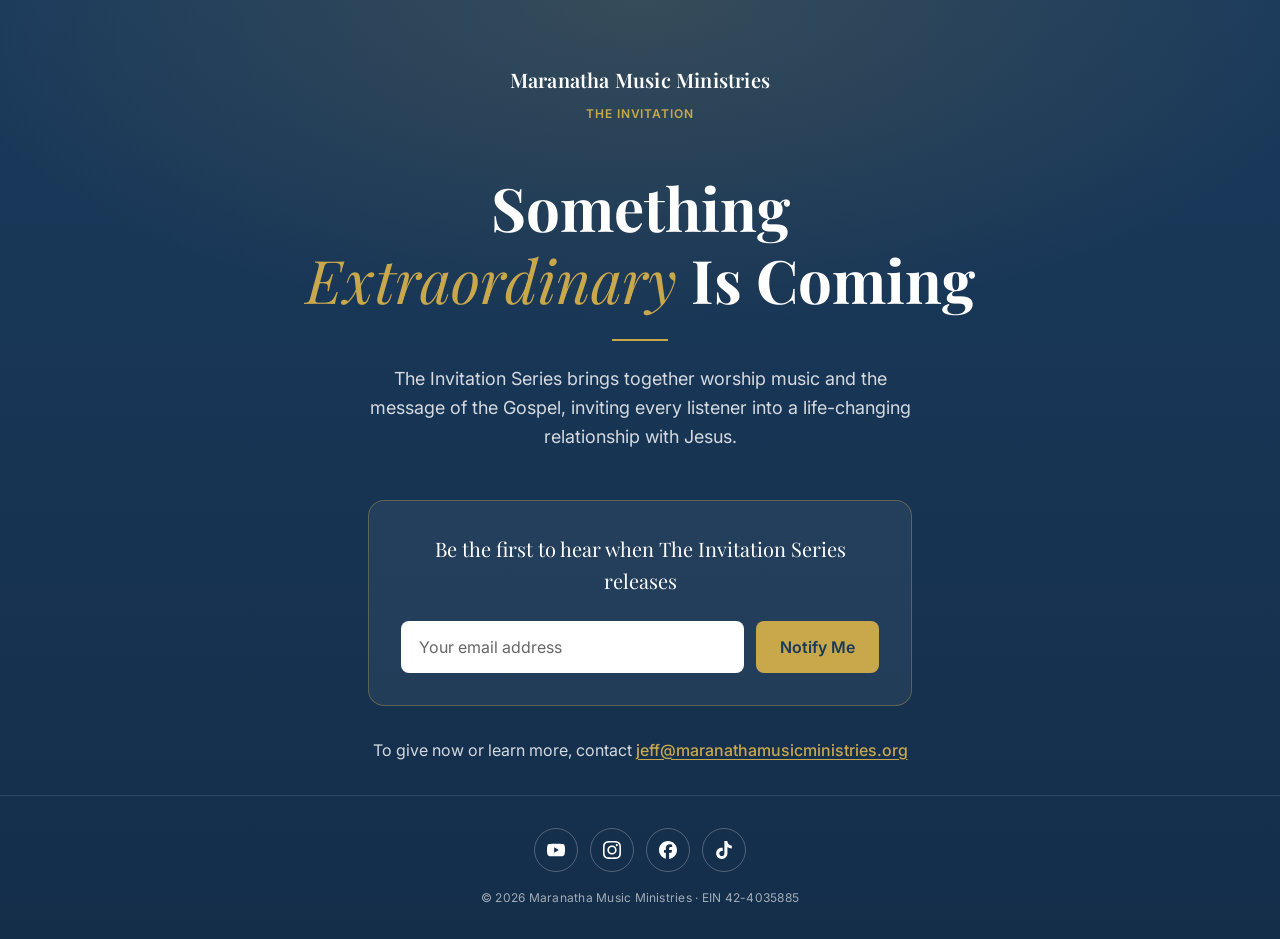
<file: index.html>
<!DOCTYPE html>
<html lang="en">
<head>
  <!-- ===== Page setup (visitors don't see this part) ===== -->
  <meta charset="UTF-8">
  <!-- Makes the page fit phone screens properly -->
  <meta name="viewport" content="width=device-width, initial-scale=1.0">

  <!-- Google Analytics: counts visitors and the pages they view -->
  <script async src="https://www.googletagmanager.com/gtag/js?id=G-V1B960TXNN"></script>
  <script>
    window.dataLayer = window.dataLayer || [];
    function gtag(){dataLayer.push(arguments);}
    gtag('js', new Date());
    gtag('config', 'G-V1B960TXNN');
  </script>

  <!-- The title shown in the browser tab and in Google results -->
  <title>The Invitation Series | Maranatha Music Ministries</title>
  <meta name="description" content="The Invitation Series from Maranatha Music Ministries is coming soon. Sign up to be the first to hear when it releases.">

  <!-- What shows when the link is shared in a text or on social media -->
  <meta property="og:title" content="Something Extraordinary Is Coming">
  <meta property="og:description" content="The Invitation Series from Maranatha Music Ministries. Be the first to hear when it releases.">
  <meta property="og:type" content="website">

  <!-- Colors the iPhone status bar navy -->
  <meta name="theme-color" content="#1A3A5C">

  <!-- Brand colors and fonts first, then this page's styles -->
  <link rel="preconnect" href="https://fonts.googleapis.com">
  <link rel="preconnect" href="https://fonts.gstatic.com" crossorigin>
  <link rel="stylesheet" href="css/brand-tokens.css">
  <link rel="stylesheet" href="css/bridge.css">
</head>

<body>

  <main class="bridge">

    <!-- ===== 1. LOGO AREA =====
         This is a text version of the logo for now.
         When Jeff and Randy approve the dove logo, save it as
         images/logo.png and replace the two <span> lines below with:
         <img src="images/logo.png" alt="Maranatha Music Ministries"> -->
    <a class="logo" href="/" aria-label="Maranatha Music Ministries home">
      <span class="logo-name">Maranatha Music Ministries</span>
      <span class="logo-sub">The Invitation</span>
    </a>

    <!-- ===== 2. HEADLINE ===== -->
    <h1 class="headline">Something <em>Extraordinary</em> Is Coming</h1>
    <hr class="divider">

    <!-- ===== 3. ONE-SENTENCE DESCRIPTION =====
         Placeholder wording. Have Jeff and Randy approve or edit it. -->
    <p class="description">
      The Invitation Series brings together worship music and the message of the Gospel, inviting every listener into a life-changing relationship with Jesus.
    </p>

    <!-- ===== 4. EMAIL SIGN-UP =====
         data-netlify="true" tells Netlify to collect these sign-ups.
         They appear in Netlify under Site > Forms > "invitation-updates". -->
    <section class="signup" aria-labelledby="signup-note">
      <p class="signup-note" id="signup-note">Be the first to hear when The Invitation Series releases</p>

      <form
        class="signup-form"
        name="invitation-updates"
        method="POST"
        data-netlify="true"
        netlify-honeypot="bot-field"
      >
        <!-- Required by Netlify so it knows which form this is -->
        <input type="hidden" name="form-name" value="invitation-updates">

        <!-- Spam trap: hidden from people, bots fill it in -->
        <p class="bot-field">
          <label>Leave this empty: <input name="bot-field"></label>
        </p>

        <label class="visually-hidden" for="email">Email address</label>
        <input
          class="signup-input"
          type="email"
          id="email"
          name="email"
          placeholder="Your email address"
          autocomplete="email"
          required
        >
        <button class="btn-gold" type="submit">Notify Me</button>
      </form>

      <!-- The thank-you message appears here after signing up -->
      <p class="form-message" role="status" aria-live="polite"></p>
    </section>

    <!-- ===== 5. CONTACT LINE ===== -->
    <p class="contact">
      To give now or learn more, contact
      <a href="mailto:jeff@maranathamusicministries.org">jeff@maranathamusicministries.org</a>
    </p>

  </main>

  <!-- ===== 6. FOOTER ===== -->
  <footer class="footer">

    <!-- Social links. Replace each "#" with the real page address,
         for example https://www.youtube.com/@yourchannel -->
    <ul class="social">
      <li>
        <a href="#" target="_blank" rel="noopener" aria-label="Maranatha Music Ministries on YouTube">
          <svg viewBox="0 0 24 24" aria-hidden="true"><path d="M23.498 6.186a3.016 3.016 0 0 0-2.122-2.136C19.505 3.545 12 3.545 12 3.545s-7.505 0-9.377.505A3.017 3.017 0 0 0 .502 6.186C0 8.07 0 12 0 12s0 3.93.502 5.814a3.016 3.016 0 0 0 2.122 2.136c1.871.505 9.376.505 9.376.505s7.505 0 9.377-.505a3.015 3.015 0 0 0 2.122-2.136C24 15.93 24 12 24 12s0-3.93-.502-5.814zM9.545 15.568V8.432L15.818 12l-6.273 3.568z"/></svg>
        </a>
      </li>
      <li>
        <a href="#" target="_blank" rel="noopener" aria-label="Maranatha Music Ministries on Instagram">
          <svg viewBox="0 0 24 24" aria-hidden="true"><path d="M7.0301.084c-1.2768.0602-2.1487.264-2.911.5634-.7888.3075-1.4575.72-2.1228 1.3877-.6652.6677-1.075 1.3368-1.3802 2.127-.2954.7638-.4956 1.6365-.552 2.914-.0564 1.2775-.0689 1.6882-.0626 4.947.0062 3.2586.0206 3.6671.0825 4.9473.061 1.2765.264 2.1482.5635 2.9107.308.7889.72 1.4573 1.388 2.1228.6679.6655 1.3365 1.0743 2.1285 1.38.7632.295 1.6361.4961 2.9134.552 1.2773.056 1.6884.069 4.9462.0627 3.2578-.0062 3.668-.0207 4.9478-.0814 1.28-.0607 2.147-.2652 2.9098-.5633.7889-.3086 1.4578-.72 2.1228-1.3881.665-.6682 1.0745-1.3378 1.3795-2.1284.2957-.7632.4966-1.636.552-2.9124.056-1.2809.0692-1.6898.063-4.948-.0063-3.2583-.021-3.6668-.0817-4.9465-.0607-1.2797-.264-2.1487-.5633-2.9117-.3084-.7889-.72-1.4568-1.3876-2.1228C21.2982 1.33 20.628.9208 19.8378.6165 19.074.321 18.2017.1197 16.9244.0645 15.6471.0093 15.236-.005 11.977.0014 8.718.0076 8.31.0215 7.0301.0839m.1402 21.6932c-1.17-.0509-1.8053-.2453-2.2287-.408-.5606-.216-.96-.4771-1.3819-.895-.422-.4178-.6811-.8186-.9-1.378-.1644-.4234-.3624-1.058-.4171-2.228-.0595-1.2645-.072-1.6442-.079-4.848-.007-3.2037.0053-3.583.0607-4.848.05-1.169.2456-1.805.408-2.2282.216-.5613.4762-.96.895-1.3816.4188-.4217.8184-.6814 1.3783-.9003.423-.1651 1.0575-.3614 2.227-.4171 1.2655-.06 1.6447-.072 4.848-.079 3.2033-.007 3.5835.005 4.8495.0608 1.169.0508 1.8053.2445 2.228.408.5608.216.96.4754 1.3816.895.4217.4194.6816.8176.9005 1.3787.1653.4217.3617 1.056.4169 2.2263.0602 1.2655.0739 1.645.0796 4.848.0058 3.203-.0055 3.5834-.061 4.848-.051 1.17-.245 1.8055-.408 2.2294-.216.5604-.4763.96-.8954 1.3814-.419.4215-.8181.6811-1.3783.9-.4224.1649-1.0577.3617-2.2262.4174-1.2656.0595-1.6448.072-4.8493.079-3.2045.007-3.5825-.006-4.848-.0608M16.953 5.5864A1.44 1.44 0 1 0 18.39 4.144a1.44 1.44 0 0 0-1.437 1.4424M5.8385 12.012c.0067 3.4032 2.7706 6.1557 6.173 6.1493 3.4026-.0065 6.157-2.7701 6.1506-6.1733-.0065-3.4032-2.771-6.1565-6.174-6.1498-3.403.0067-6.156 2.771-6.1496 6.1738M8 12.0077a4 4 0 1 1 4.008 3.9921A3.9996 3.9996 0 0 1 8 12.0077"/></svg>
        </a>
      </li>
      <li>
        <a href="#" target="_blank" rel="noopener" aria-label="Maranatha Music Ministries on Facebook">
          <svg viewBox="0 0 24 24" aria-hidden="true"><path d="M9.101 23.691v-7.98H6.627v-3.667h2.474v-1.58c0-4.085 1.848-5.978 5.858-5.978.401 0 .955.042 1.468.103a8.68 8.68 0 0 1 1.141.195v3.325a8.623 8.623 0 0 0-.653-.036 26.805 26.805 0 0 0-.733-.009c-.707 0-1.259.096-1.675.309a1.686 1.686 0 0 0-.679.622c-.258.42-.374.995-.374 1.752v1.297h3.919l-.386 2.103-.287 1.564h-3.246v8.245C19.396 23.238 24 18.179 24 12.044c0-6.627-5.373-12-12-12s-12 5.373-12 12c0 5.628 3.874 10.35 9.101 11.647Z"/></svg>
        </a>
      </li>
      <li>
        <a href="#" target="_blank" rel="noopener" aria-label="Maranatha Music Ministries on TikTok">
          <svg viewBox="0 0 24 24" aria-hidden="true"><path d="M12.525.02c1.31-.02 2.61-.01 3.91-.02.08 1.53.63 3.09 1.75 4.17 1.12 1.11 2.7 1.62 4.24 1.79v4.03c-1.44-.05-2.89-.35-4.2-.97-.57-.26-1.1-.59-1.62-.93-.01 2.92.01 5.84-.02 8.75-.08 1.4-.54 2.79-1.35 3.94-1.31 1.92-3.58 3.17-5.91 3.21-1.43.08-2.86-.31-4.08-1.03-2.02-1.19-3.44-3.37-3.65-5.71-.02-.5-.03-1-.01-1.49.18-1.9 1.12-3.72 2.58-4.96 1.66-1.44 3.98-2.13 6.15-1.72.02 1.48-.04 2.96-.04 4.44-.99-.32-2.15-.23-3.02.37-.63.41-1.11 1.04-1.36 1.75-.21.51-.15 1.07-.14 1.61.24 1.64 1.82 3.02 3.5 2.87 1.12-.01 2.19-.66 2.77-1.61.19-.33.4-.67.41-1.06.1-1.79.06-3.57.07-5.36.01-4.03-.01-8.05.02-12.07z"/></svg>
        </a>
      </li>
    </ul>

    <p class="legal">
      &copy; 2026 Maranatha Music Ministries &middot; EIN 42-4035885
    </p>
  </footer>


  <!-- ===== Form behavior =====
       Sends the sign-up to Netlify without leaving the page,
       then shows a thank-you message in place of the form. -->
  <script>
    const form = document.querySelector('.signup-form');
    const message = document.querySelector('.form-message');
    const button = form.querySelector('button');

    form.addEventListener('submit', async (event) => {
      event.preventDefault();
      button.disabled = true;
      button.textContent = 'Sending...';
      message.className = 'form-message';
      message.textContent = '';

      try {
        const response = await fetch('/', {
          method: 'POST',
          headers: { 'Content-Type': 'application/x-www-form-urlencoded' },
          body: new URLSearchParams(new FormData(form)).toString()
        });
        if (!response.ok) throw new Error('Network response was not ok');

        form.hidden = true;
        message.classList.add('is-success');
        message.textContent = "Thank you! You're on the list. We'll let you know the moment The Invitation Series releases.";
      } catch (error) {
        message.classList.add('is-error');
        message.textContent = 'Something went wrong. Please try again, or email jeff@maranathamusicministries.org.';
        button.disabled = false;
        button.textContent = 'Notify Me';
      }
    });
  </script>
</body>
</html>
</file>
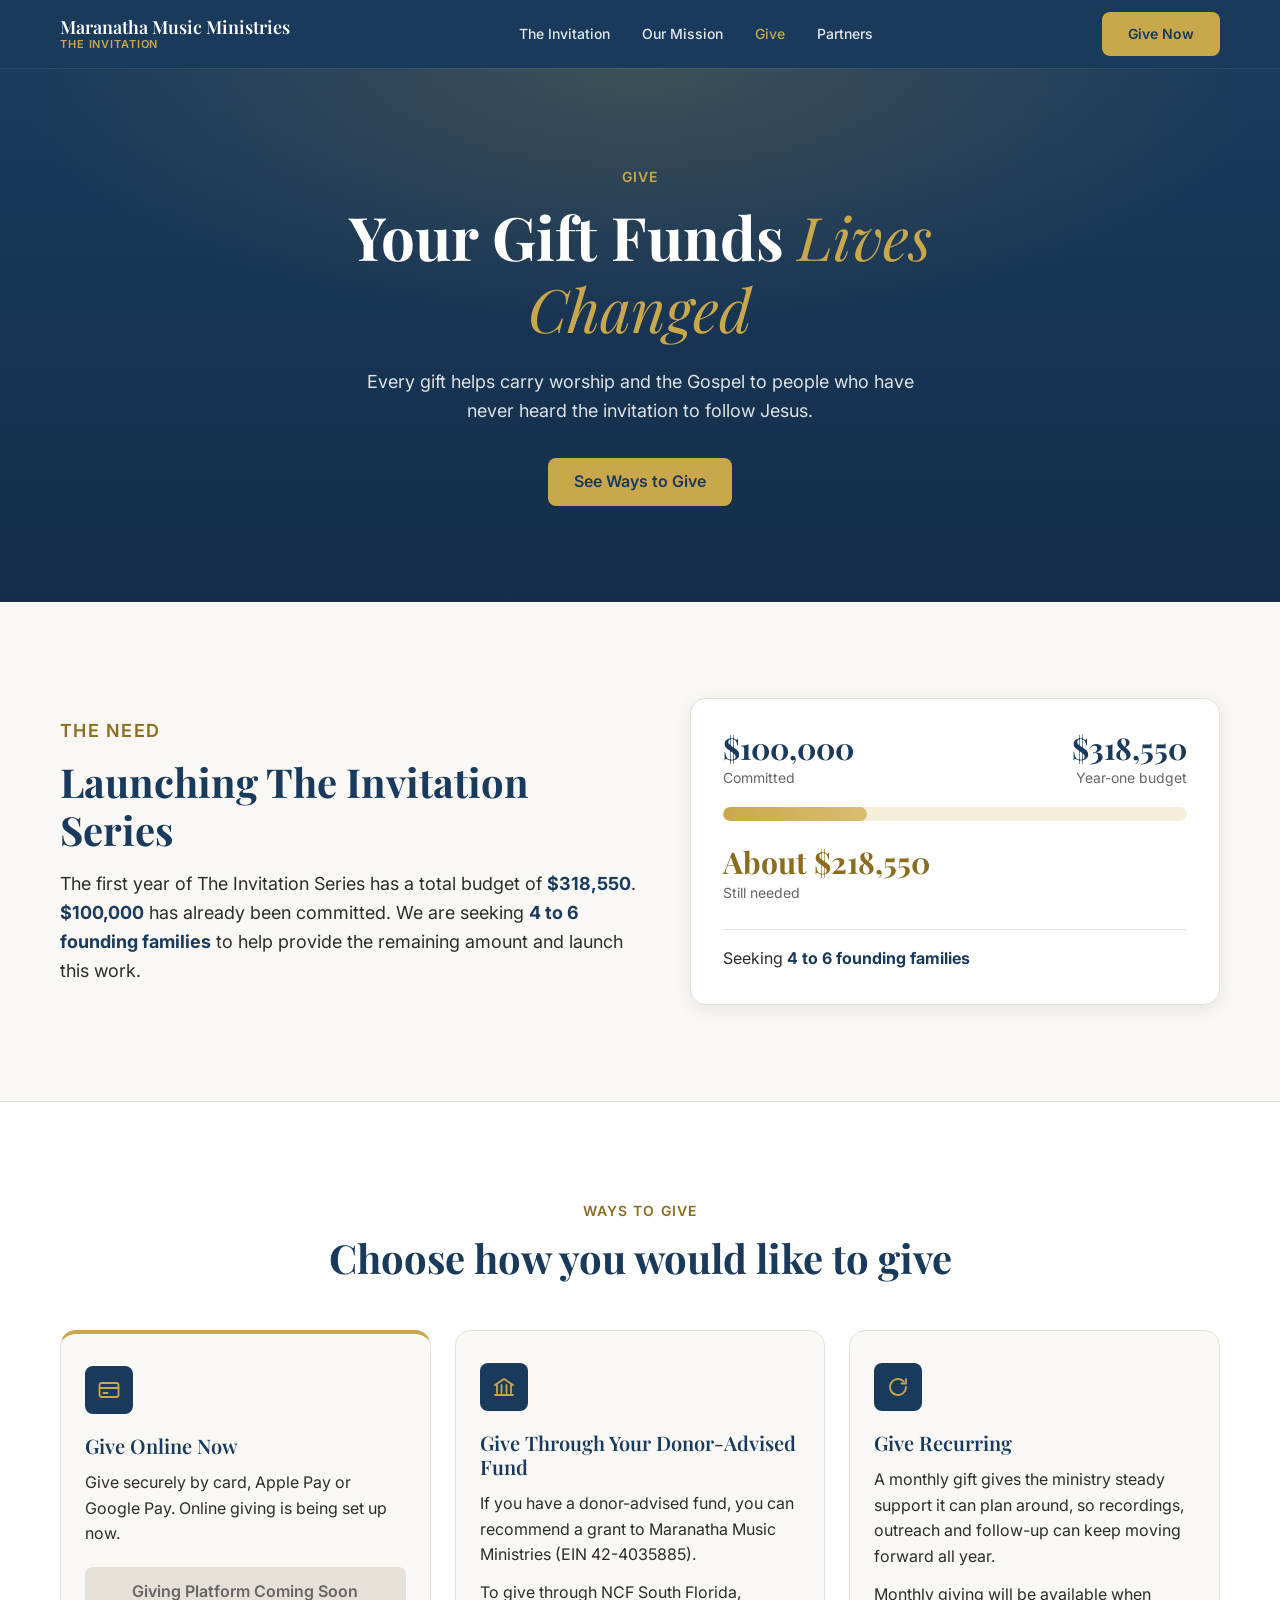
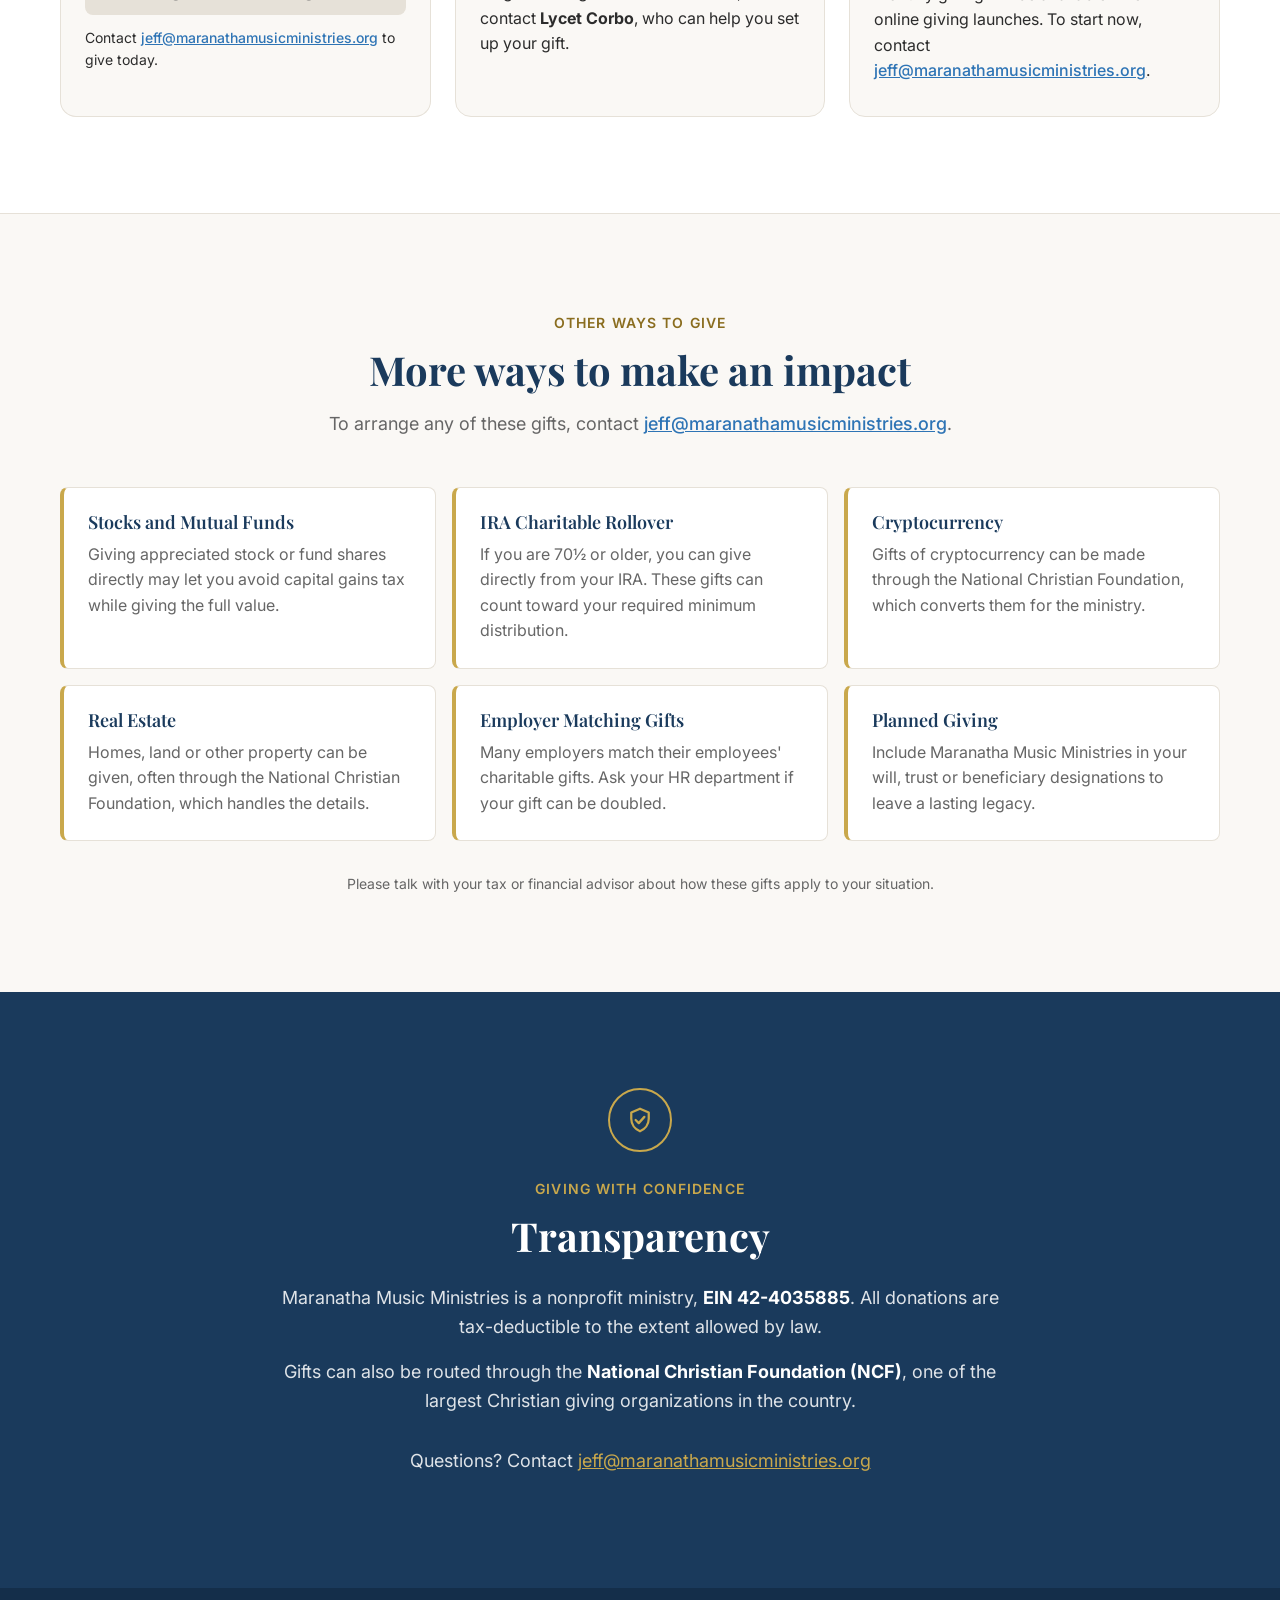
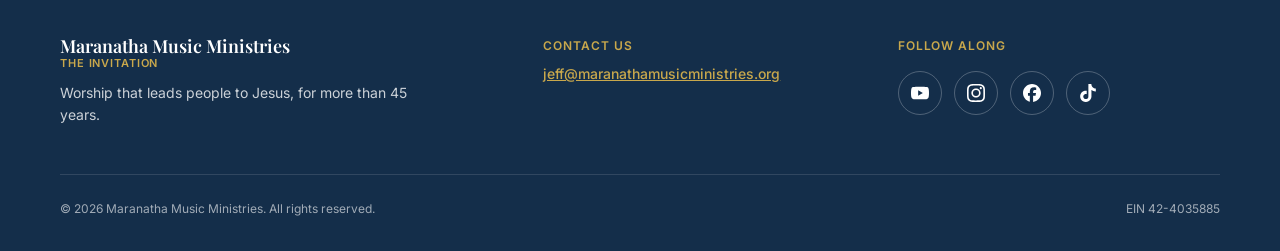
<file: give.html>
<!DOCTYPE html>
<html lang="en">
<head>
  <!-- ===== Page setup (visitors don't see this part) ===== -->
  <meta charset="UTF-8">
  <meta name="viewport" content="width=device-width, initial-scale=1.0">

  <!-- Google Analytics: counts visitors and the pages they view -->
  <script async src="https://www.googletagmanager.com/gtag/js?id=G-V1B960TXNN"></script>
  <script>
    window.dataLayer = window.dataLayer || [];
    function gtag(){dataLayer.push(arguments);}
    gtag('js', new Date());
    gtag('config', 'G-V1B960TXNN');
  </script>

  <title>Give | Maranatha Music Ministries</title>
  <meta name="description" content="Support The Invitation Series. Give online, through a donor-advised fund or NCF, or with stock, IRA and planned gifts. EIN 42-4035885.">

  <!-- What shows when the link is shared in a text or on social media -->
  <meta property="og:title" content="Your Gift Funds Lives Changed">
  <meta property="og:description" content="Support The Invitation Series from Maranatha Music Ministries.">
  <meta property="og:type" content="website">
  <meta name="theme-color" content="#1A3A5C">

  <!-- Styles: brand first, then shared site styles, then this page -->
  <link rel="preconnect" href="https://fonts.googleapis.com">
  <link rel="preconnect" href="https://fonts.gstatic.com" crossorigin>
  <link rel="stylesheet" href="css/brand-tokens.css">
  <link rel="stylesheet" href="css/site.css">
  <link rel="stylesheet" href="css/give.css">
</head>

<body>

  <!-- =========================================================
       1. NAVIGATION BAR  (sticks to the top while scrolling)
       ========================================================= -->
  <header class="site-nav" id="site-nav">
    <nav class="container nav-inner" aria-label="Main">

      <!-- Logo. When the dove logo is approved, replace the two
           <span> lines with:
           <img src="images/logo.png" alt="Maranatha Music Ministries"> -->
      <a class="nav-logo" href="/" aria-label="Maranatha Music Ministries home">
        <span class="nav-logo-name">Maranatha Music Ministries</span>
        <span class="nav-logo-sub">The Invitation</span>
      </a>

      <!-- Menu links. These pages get built in later steps. -->
      <ul class="nav-links" id="nav-links">
        <li><a href="invitation.html">The Invitation</a></li>
        <li><a href="mission.html">Our Mission</a></li>
        <li><a href="give.html" aria-current="page">Give</a></li>
        <li><a href="partners.html">Partners</a></li>
      </ul>

      <div class="nav-actions">
        <a class="btn btn-gold btn-sm" href="#ways-to-give">Give Now</a>

        <!-- Menu button (only shows on phones) -->
        <button class="nav-toggle" type="button" aria-expanded="false" aria-controls="nav-links">
          <span class="visually-hidden">Menu</span>
          <svg class="icon-open" viewBox="0 0 24 24" fill="none" stroke="currentColor" stroke-width="2" stroke-linecap="round" aria-hidden="true"><path d="M4 7h16M4 12h16M4 17h16"/></svg>
          <svg class="icon-close" viewBox="0 0 24 24" fill="none" stroke="currentColor" stroke-width="2" stroke-linecap="round" aria-hidden="true"><path d="M6 6l12 12M18 6L6 18"/></svg>
        </button>
      </div>
    </nav>
  </header>


  <main>

    <!-- =========================================================
         1. HERO  (navy)
         ========================================================= -->
    <section class="give-hero on-navy">
      <div class="container give-hero-inner">
        <p class="eyebrow">Give</p>
        <h1>Your Gift Funds <em>Lives Changed</em></h1>
        <!-- Placeholder wording. Have Jeff and Randy approve. -->
        <p class="give-hero-sub">
          Every gift helps carry worship and the Gospel to people who have never heard the invitation to follow Jesus.
        </p>
        <a class="btn btn-gold" href="#ways-to-give">See Ways to Give</a>
      </div>
    </section>


    <!-- =========================================================
         2. THE FUNDING NEED
         To update the numbers later, change the three amounts
         below AND the width of the gold bar (style="width: 31%").
         Width = committed amount ÷ total budget × 100.
         ========================================================= -->
    <section class="section" id="the-need">
      <div class="container">
        <div class="need">
          <div class="need-text">
            <p class="eyebrow">The Need</p>
            <h2>Launching The Invitation Series</h2>
            <p>
              The first year of The Invitation Series has a total budget of <strong>$318,550</strong>.
              <strong>$100,000</strong> has already been committed. We are seeking
              <strong>4 to 6 founding families</strong> to help provide the remaining amount and
              launch this work.
            </p>
          </div>

          <div class="need-card">
            <div class="need-figures">
              <div>
                <span class="need-amount">$100,000</span>
                <span class="need-label">Committed</span>
              </div>
              <div class="need-goal">
                <span class="need-amount">$318,550</span>
                <span class="need-label">Year-one budget</span>
              </div>
            </div>

            <!-- Progress bar -->
            <div class="progress" role="progressbar" aria-label="Year-one funding committed"
                 aria-valuemin="0" aria-valuemax="318550" aria-valuenow="100000"
                 aria-valuetext="$100,000 of $318,550 committed">
              <div class="progress-fill" style="width: 31%"></div>
            </div>

            <div class="need-remaining">
              <span class="need-amount need-amount-gold">About $218,550</span>
              <span class="need-label">Still needed</span>
            </div>

            <p class="need-families">Seeking <strong>4 to 6 founding families</strong></p>
          </div>
        </div>
      </div>
    </section>


    <!-- =========================================================
         3. GIVING METHODS  (three cards)
         ========================================================= -->
    <section class="section section-alt" id="ways-to-give">
      <div class="container">
        <div class="section-header">
          <p class="eyebrow">Ways to Give</p>
          <h2>Choose how you would like to give</h2>
        </div>

        <div class="methods">

          <!-- Card 1. When Tithe.ly is ready, replace the disabled
               button with the Tithe.ly embed code (see Chapter 6). -->
          <article class="method method-featured">
            <div class="method-icon" aria-hidden="true">
              <svg viewBox="0 0 24 24" fill="none" stroke="currentColor" stroke-width="1.8" stroke-linecap="round" stroke-linejoin="round"><rect x="2.5" y="5" width="19" height="14" rx="2"/><path d="M2.5 10h19M6.5 15h4"/></svg>
            </div>
            <h3>Give Online Now</h3>
            <p>Give securely by card, Apple Pay or Google Pay. Online giving is being set up now.</p>
            <button class="btn btn-disabled" type="button" disabled>Giving Platform Coming Soon</button>
            <p class="method-note">
              Contact <a href="mailto:jeff@maranathamusicministries.org">jeff@maranathamusicministries.org</a> to give today.
            </p>
          </article>

          <!-- Card 2 -->
          <article class="method">
            <div class="method-icon" aria-hidden="true">
              <svg viewBox="0 0 24 24" fill="none" stroke="currentColor" stroke-width="1.8" stroke-linecap="round" stroke-linejoin="round"><path d="M3 10l9-6 9 6"/><path d="M5 10v8M9.5 10v8M14.5 10v8M19 10v8M3 20h18"/></svg>
            </div>
            <h3>Give Through Your Donor-Advised Fund</h3>
            <p>
              If you have a donor-advised fund, you can recommend a grant to Maranatha Music Ministries
              (EIN 42-4035885).
            </p>
            <p>
              To give through NCF South Florida, contact <strong>Lycet Corbo</strong>, who can help
              you set up your gift.
            </p>
          </article>

          <!-- Card 3 -->
          <article class="method">
            <div class="method-icon" aria-hidden="true">
              <svg viewBox="0 0 24 24" fill="none" stroke="currentColor" stroke-width="1.8" stroke-linecap="round" stroke-linejoin="round"><path d="M20 12a8 8 0 1 1-2.34-5.66"/><path d="M20 4v4.5h-4.5"/></svg>
            </div>
            <h3>Give Recurring</h3>
            <p>
              A monthly gift gives the ministry steady support it can plan around, so recordings,
              outreach and follow-up can keep moving forward all year.
            </p>
            <p>
              Monthly giving will be available when online giving launches. To start now, contact
              <a href="mailto:jeff@maranathamusicministries.org">jeff@maranathamusicministries.org</a>.
            </p>
          </article>

        </div>
      </div>
    </section>


    <!-- =========================================================
         4. OTHER WAYS TO GIVE  (six options)
         ========================================================= -->
    <section class="section" id="other-ways">
      <div class="container">
        <div class="section-header">
          <p class="eyebrow">Other Ways to Give</p>
          <h2>More ways to make an impact</h2>
          <p>To arrange any of these gifts, contact <a href="mailto:jeff@maranathamusicministries.org">jeff@maranathamusicministries.org</a>.</p>
        </div>

        <ul class="other-ways">
          <li>
            <h3>Stocks and Mutual Funds</h3>
            <p>Giving appreciated stock or fund shares directly may let you avoid capital gains tax while giving the full value.</p>
          </li>
          <li>
            <h3>IRA Charitable Rollover</h3>
            <p>If you are 70&frac12; or older, you can give directly from your IRA. These gifts can count toward your required minimum distribution.</p>
          </li>
          <li>
            <h3>Cryptocurrency</h3>
            <p>Gifts of cryptocurrency can be made through the National Christian Foundation, which converts them for the ministry.</p>
          </li>
          <li>
            <h3>Real Estate</h3>
            <p>Homes, land or other property can be given, often through the National Christian Foundation, which handles the details.</p>
          </li>
          <li>
            <h3>Employer Matching Gifts</h3>
            <p>Many employers match their employees' charitable gifts. Ask your HR department if your gift can be doubled.</p>
          </li>
          <li>
            <h3>Planned Giving</h3>
            <p>Include Maranatha Music Ministries in your will, trust or beneficiary designations to leave a lasting legacy.</p>
          </li>
        </ul>

        <p class="advisor-note">Please talk with your tax or financial advisor about how these gifts apply to your situation.</p>
      </div>
    </section>


    <!-- =========================================================
         5. TRANSPARENCY  (navy)
         ========================================================= -->
    <section class="section on-navy transparency" id="transparency">
      <div class="container">
        <div class="transparency-inner">
          <div class="transparency-badge" aria-hidden="true">
            <svg viewBox="0 0 24 24" fill="none" stroke="currentColor" stroke-width="1.8" stroke-linecap="round" stroke-linejoin="round"><path d="M12 3l7 3v5c0 4.5-3 8.3-7 10-4-1.7-7-5.5-7-10V6z"/><path d="M8.5 12l2.5 2.5 4.5-5"/></svg>
          </div>
          <p class="eyebrow">Giving With Confidence</p>
          <h2>Transparency</h2>
          <p>
            Maranatha Music Ministries is a nonprofit ministry, <strong>EIN 42-4035885</strong>.
            All donations are tax-deductible to the extent allowed by law.
          </p>
          <p>
            Gifts can also be routed through the <strong>National Christian Foundation (NCF)</strong>,
            one of the largest Christian giving organizations in the country.
          </p>
          <p class="transparency-contact">
            Questions? Contact <a href="mailto:jeff@maranathamusicministries.org">jeff@maranathamusicministries.org</a>
          </p>
        </div>
      </div>
    </section>

  </main>


  <!-- =========================================================
       7. FOOTER
       ========================================================= -->
  <footer class="site-footer">
    <div class="container">
      <div class="footer-grid">

        <div class="footer-brand">
          <a class="nav-logo" href="/" aria-label="Maranatha Music Ministries home">
            <span class="nav-logo-name">Maranatha Music Ministries</span>
            <span class="nav-logo-sub">The Invitation</span>
          </a>
          <p>Worship that leads people to Jesus, for more than 45 years.</p>
        </div>

        <div class="footer-contact">
          <p class="footer-label">Contact us</p>
          <p><a href="mailto:jeff@maranathamusicministries.org">jeff@maranathamusicministries.org</a></p>
        </div>

        <div>
          <p class="footer-label">Follow along</p>
          <!-- Replace each "#" with the real page address -->
          <ul class="social">
            <li><a href="#" target="_blank" rel="noopener" aria-label="YouTube"><svg viewBox="0 0 24 24" aria-hidden="true"><path d="M23.498 6.186a3.016 3.016 0 0 0-2.122-2.136C19.505 3.545 12 3.545 12 3.545s-7.505 0-9.377.505A3.017 3.017 0 0 0 .502 6.186C0 8.07 0 12 0 12s0 3.93.502 5.814a3.016 3.016 0 0 0 2.122 2.136c1.871.505 9.376.505 9.376.505s7.505 0 9.377-.505a3.015 3.015 0 0 0 2.122-2.136C24 15.93 24 12 24 12s0-3.93-.502-5.814zM9.545 15.568V8.432L15.818 12l-6.273 3.568z"/></svg></a></li>
            <li><a href="#" target="_blank" rel="noopener" aria-label="Instagram"><svg viewBox="0 0 24 24" aria-hidden="true"><path d="M7.0301.084c-1.2768.0602-2.1487.264-2.911.5634-.7888.3075-1.4575.72-2.1228 1.3877-.6652.6677-1.075 1.3368-1.3802 2.127-.2954.7638-.4956 1.6365-.552 2.914-.0564 1.2775-.0689 1.6882-.0626 4.947.0062 3.2586.0206 3.6671.0825 4.9473.061 1.2765.264 2.1482.5635 2.9107.308.7889.72 1.4573 1.388 2.1228.6679.6655 1.3365 1.0743 2.1285 1.38.7632.295 1.6361.4961 2.9134.552 1.2773.056 1.6884.069 4.9462.0627 3.2578-.0062 3.668-.0207 4.9478-.0814 1.28-.0607 2.147-.2652 2.9098-.5633.7889-.3086 1.4578-.72 2.1228-1.3881.665-.6682 1.0745-1.3378 1.3795-2.1284.2957-.7632.4966-1.636.552-2.9124.056-1.2809.0692-1.6898.063-4.948-.0063-3.2583-.021-3.6668-.0817-4.9465-.0607-1.2797-.264-2.1487-.5633-2.9117-.3084-.7889-.72-1.4568-1.3876-2.1228C21.2982 1.33 20.628.9208 19.8378.6165 19.074.321 18.2017.1197 16.9244.0645 15.6471.0093 15.236-.005 11.977.0014 8.718.0076 8.31.0215 7.0301.0839m.1402 21.6932c-1.17-.0509-1.8053-.2453-2.2287-.408-.5606-.216-.96-.4771-1.3819-.895-.422-.4178-.6811-.8186-.9-1.378-.1644-.4234-.3624-1.058-.4171-2.228-.0595-1.2645-.072-1.6442-.079-4.848-.007-3.2037.0053-3.583.0607-4.848.05-1.169.2456-1.805.408-2.2282.216-.5613.4762-.96.895-1.3816.4188-.4217.8184-.6814 1.3783-.9003.423-.1651 1.0575-.3614 2.227-.4171 1.2655-.06 1.6447-.072 4.848-.079 3.2033-.007 3.5835.005 4.8495.0608 1.169.0508 1.8053.2445 2.228.408.5608.216.96.4754 1.3816.895.4217.4194.6816.8176.9005 1.3787.1653.4217.3617 1.056.4169 2.2263.0602 1.2655.0739 1.645.0796 4.848.0058 3.203-.0055 3.5834-.061 4.848-.051 1.17-.245 1.8055-.408 2.2294-.216.5604-.4763.96-.8954 1.3814-.419.4215-.8181.6811-1.3783.9-.4224.1649-1.0577.3617-2.2262.4174-1.2656.0595-1.6448.072-4.8493.079-3.2045.007-3.5825-.006-4.848-.0608M16.953 5.5864A1.44 1.44 0 1 0 18.39 4.144a1.44 1.44 0 0 0-1.437 1.4424M5.8385 12.012c.0067 3.4032 2.7706 6.1557 6.173 6.1493 3.4026-.0065 6.157-2.7701 6.1506-6.1733-.0065-3.4032-2.771-6.1565-6.174-6.1498-3.403.0067-6.156 2.771-6.1496 6.1738M8 12.0077a4 4 0 1 1 4.008 3.9921A3.9996 3.9996 0 0 1 8 12.0077"/></svg></a></li>
            <li><a href="#" target="_blank" rel="noopener" aria-label="Facebook"><svg viewBox="0 0 24 24" aria-hidden="true"><path d="M9.101 23.691v-7.98H6.627v-3.667h2.474v-1.58c0-4.085 1.848-5.978 5.858-5.978.401 0 .955.042 1.468.103a8.68 8.68 0 0 1 1.141.195v3.325a8.623 8.623 0 0 0-.653-.036 26.805 26.805 0 0 0-.733-.009c-.707 0-1.259.096-1.675.309a1.686 1.686 0 0 0-.679.622c-.258.42-.374.995-.374 1.752v1.297h3.919l-.386 2.103-.287 1.564h-3.246v8.245C19.396 23.238 24 18.179 24 12.044c0-6.627-5.373-12-12-12s-12 5.373-12 12c0 5.628 3.874 10.35 9.101 11.647Z"/></svg></a></li>
            <li><a href="#" target="_blank" rel="noopener" aria-label="TikTok"><svg viewBox="0 0 24 24" aria-hidden="true"><path d="M12.525.02c1.31-.02 2.61-.01 3.91-.02.08 1.53.63 3.09 1.75 4.17 1.12 1.11 2.7 1.62 4.24 1.79v4.03c-1.44-.05-2.89-.35-4.2-.97-.57-.26-1.1-.59-1.62-.93-.01 2.92.01 5.84-.02 8.75-.08 1.4-.54 2.79-1.35 3.94-1.31 1.92-3.58 3.17-5.91 3.21-1.43.08-2.86-.31-4.08-1.03-2.02-1.19-3.44-3.37-3.65-5.71-.02-.5-.03-1-.01-1.49.18-1.9 1.12-3.72 2.58-4.96 1.66-1.44 3.98-2.13 6.15-1.72.02 1.48-.04 2.96-.04 4.44-.99-.32-2.15-.23-3.02.37-.63.41-1.11 1.04-1.36 1.75-.21.51-.15 1.07-.14 1.61.24 1.64 1.82 3.02 3.5 2.87 1.12-.01 2.19-.66 2.77-1.61.19-.33.4-.67.41-1.06.1-1.79.06-3.57.07-5.36.01-4.03-.01-8.05.02-12.07z"/></svg></a></li>
          </ul>
        </div>

      </div>

      <div class="footer-bottom">
        <!-- The year updates itself automatically -->
        <p>&copy; <span id="year">2026</span> Maranatha Music Ministries. All rights reserved.</p>
        <p>EIN 42-4035885</p>
      </div>
    </div>
  </footer>


  <!-- ===== Page behavior ===== -->
  <script>
    // Phone menu: open and close when the menu button is tapped
    const nav = document.getElementById('site-nav');
    const toggle = nav.querySelector('.nav-toggle');

    toggle.addEventListener('click', () => {
      const isOpen = nav.classList.toggle('is-open');
      toggle.setAttribute('aria-expanded', isOpen);
    });

    // Close the menu after tapping a link
    nav.querySelectorAll('.nav-links a').forEach((link) => {
      link.addEventListener('click', () => {
        nav.classList.remove('is-open');
        toggle.setAttribute('aria-expanded', 'false');
      });
    });

    // Keep the copyright year current
    document.getElementById('year').textContent = new Date().getFullYear();
  </script>
</body>
</html>
</file>
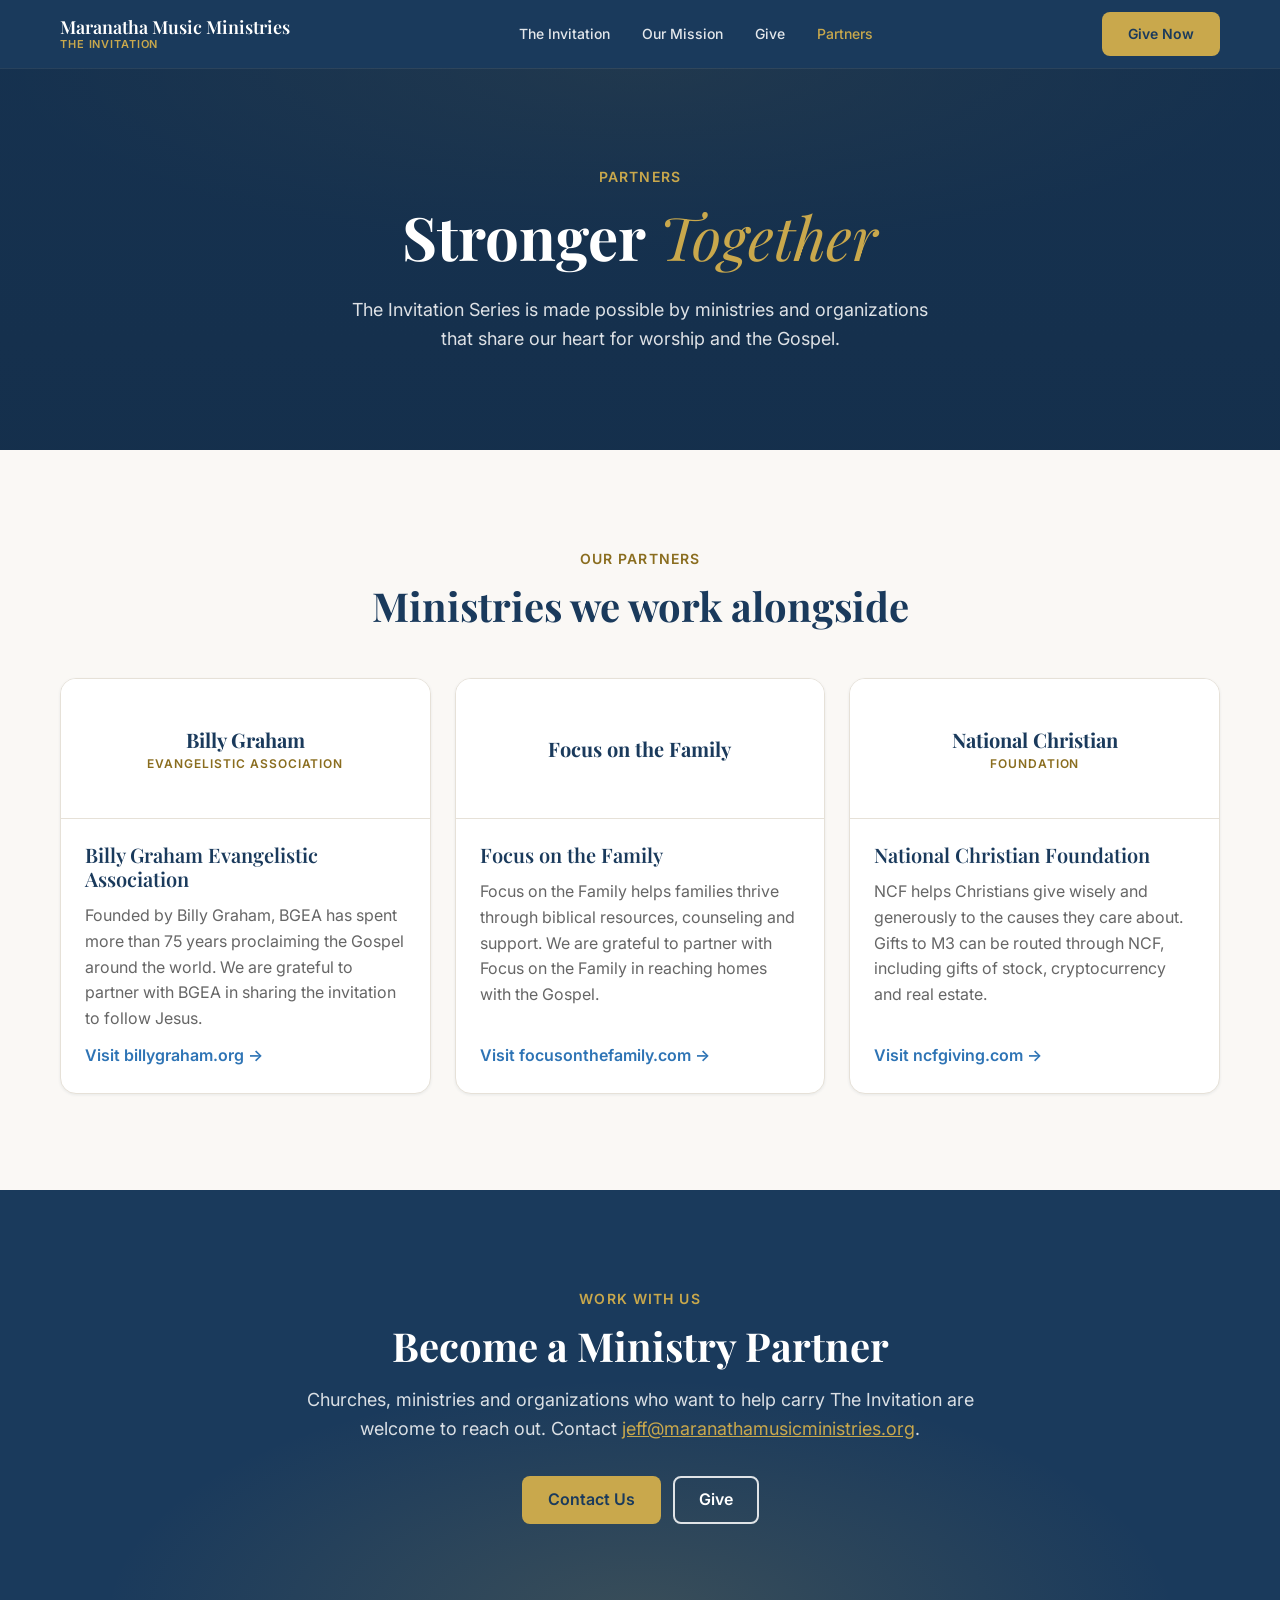
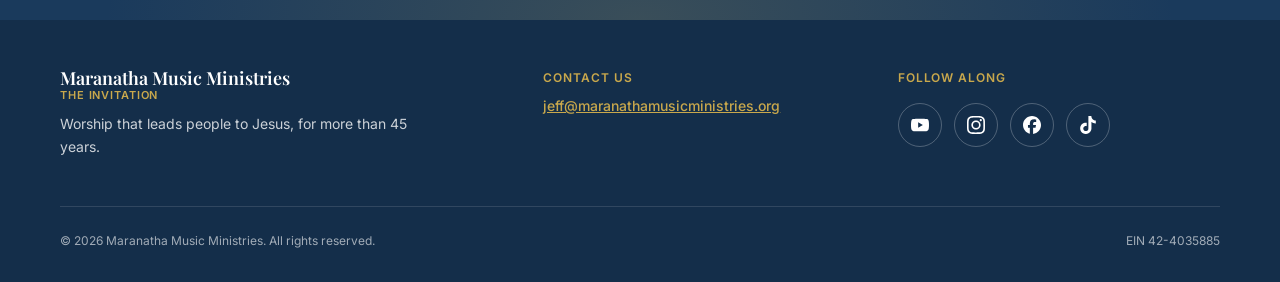
<file: partners.html>
<!DOCTYPE html>
<html lang="en">
<head>
  <!-- ===== Page setup (visitors don't see this part) ===== -->
  <meta charset="UTF-8">
  <meta name="viewport" content="width=device-width, initial-scale=1.0">

  <!-- Google Analytics: counts visitors and the pages they view -->
  <script async src="https://www.googletagmanager.com/gtag/js?id=G-V1B960TXNN"></script>
  <script>
    window.dataLayer = window.dataLayer || [];
    function gtag(){dataLayer.push(arguments);}
    gtag('js', new Date());
    gtag('config', 'G-V1B960TXNN');
  </script>

  <title>Partners | Maranatha Music Ministries</title>
  <meta name="description" content="The ministries and organizations that partner with Maranatha Music Ministries on The Invitation Series.">

  <!-- What shows when the link is shared in a text or on social media -->
  <meta property="og:title" content="Stronger Together">
  <meta property="og:description" content="The ministries and organizations that partner with Maranatha Music Ministries on The Invitation Series.">
  <meta property="og:type" content="website">
  <meta name="theme-color" content="#1A3A5C">

  <!-- Styles: brand first, then shared site styles, then this page -->
  <link rel="preconnect" href="https://fonts.googleapis.com">
  <link rel="preconnect" href="https://fonts.gstatic.com" crossorigin>
  <link rel="stylesheet" href="css/brand-tokens.css">
  <link rel="stylesheet" href="css/site.css">
  <link rel="stylesheet" href="css/pages.css">
</head>

<body>

  <!-- =========================================================
       1. NAVIGATION BAR  (sticks to the top while scrolling)
       ========================================================= -->
  <header class="site-nav" id="site-nav">
    <nav class="container nav-inner" aria-label="Main">

      <!-- Logo. When the dove logo is approved, replace the two
           <span> lines with:
           <img src="images/logo.png" alt="Maranatha Music Ministries"> -->
      <a class="nav-logo" href="/" aria-label="Maranatha Music Ministries home">
        <span class="nav-logo-name">Maranatha Music Ministries</span>
        <span class="nav-logo-sub">The Invitation</span>
      </a>

      <!-- Menu links. These pages get built in later steps. -->
      <ul class="nav-links" id="nav-links">
        <li><a href="invitation.html">The Invitation</a></li>
        <li><a href="mission.html">Our Mission</a></li>
        <li><a href="give.html">Give</a></li>
        <li><a href="partners.html" aria-current="page">Partners</a></li>
      </ul>

      <div class="nav-actions">
        <a class="btn btn-gold btn-sm" href="give.html">Give Now</a>

        <!-- Menu button (only shows on phones) -->
        <button class="nav-toggle" type="button" aria-expanded="false" aria-controls="nav-links">
          <span class="visually-hidden">Menu</span>
          <svg class="icon-open" viewBox="0 0 24 24" fill="none" stroke="currentColor" stroke-width="2" stroke-linecap="round" aria-hidden="true"><path d="M4 7h16M4 12h16M4 17h16"/></svg>
          <svg class="icon-close" viewBox="0 0 24 24" fill="none" stroke="currentColor" stroke-width="2" stroke-linecap="round" aria-hidden="true"><path d="M6 6l12 12M18 6L6 18"/></svg>
        </button>
      </div>
    </nav>
  </header>


  <main>

    <!-- =========================================================
         1. HERO
         ========================================================= -->
    <section class="page-hero">
      <div class="container page-hero-inner">
        <p class="eyebrow">Partners</p>
        <h1>Stronger <em>Together</em></h1>
        <!-- PLACEHOLDER WORDING: have Jeff approve -->
        <p class="page-hero-sub">
          The Invitation Series is made possible by ministries and organizations that share our heart for worship and the Gospel.
        </p>
      </div>
    </section>


    <!-- =========================================================
         2. PARTNER ORGANIZATIONS
         LOGOS: download each logo from the press pages listed in
         Chapter 7 of your guide and save them in the images folder
         as bgea-logo.svg, focus-logo.svg and ncf-logo.svg (or .png).
         Then replace each <span class="partner-logo-text">...</span>
         with the matching line in the comment above it.

         DESCRIPTIONS: the first sentence describes each
         organization. Ask Jeff how each one works with M3 and
         update the second sentence.
         ========================================================= -->
    <section class="section">
      <div class="container">
        <div class="section-header">
          <p class="eyebrow">Our Partners</p>
          <h2>Ministries we work alongside</h2>
        </div>

        <ul class="partners">

          <li class="partner">
            <div class="partner-logo">
              <!-- <img src="images/bgea-logo.svg" alt="Billy Graham Evangelistic Association"> -->
              <span class="partner-logo-text">Billy Graham<small>Evangelistic Association</small></span>
            </div>
            <div class="partner-body">
              <h3>Billy Graham Evangelistic Association</h3>
              <p>
                Founded by Billy Graham, BGEA has spent more than 75 years proclaiming the Gospel around the world.
                <!-- CONFIRM WITH JEFF: --> We are grateful to partner with BGEA in sharing the invitation to follow Jesus.
              </p>
              <a class="partner-link" href="https://billygraham.org" target="_blank" rel="noopener">Visit billygraham.org &rarr;</a>
            </div>
          </li>

          <li class="partner">
            <div class="partner-logo">
              <!-- <img src="images/focus-logo.svg" alt="Focus on the Family"> -->
              <span class="partner-logo-text">Focus on the Family</span>
            </div>
            <div class="partner-body">
              <h3>Focus on the Family</h3>
              <p>
                Focus on the Family helps families thrive through biblical resources, counseling and support.
                <!-- CONFIRM WITH JEFF: --> We are grateful to partner with Focus on the Family in reaching homes with the Gospel.
              </p>
              <a class="partner-link" href="https://www.focusonthefamily.com" target="_blank" rel="noopener">Visit focusonthefamily.com &rarr;</a>
            </div>
          </li>

          <li class="partner">
            <div class="partner-logo">
              <!-- <img src="images/ncf-logo.svg" alt="National Christian Foundation"> -->
              <span class="partner-logo-text">National Christian<small>Foundation</small></span>
            </div>
            <div class="partner-body">
              <h3>National Christian Foundation</h3>
              <p>
                NCF helps Christians give wisely and generously to the causes they care about.
                Gifts to M3 can be routed through NCF, including gifts of stock, cryptocurrency and real estate.
              </p>
              <a class="partner-link" href="https://www.ncfgiving.com" target="_blank" rel="noopener">Visit ncfgiving.com &rarr;</a>
            </div>
          </li>

        </ul>
      </div>
    </section>


    <!-- =========================================================
         3. BECOME A PARTNER
         ========================================================= -->
    <section class="section on-navy page-cta">
      <div class="container page-cta-inner">
        <p class="eyebrow">Work With Us</p>
        <h2>Become a Ministry Partner</h2>
        <p>
          Churches, ministries and organizations who want to help carry The Invitation are welcome to reach out.
          Contact <a href="mailto:jeff@maranathamusicministries.org">jeff@maranathamusicministries.org</a>.
        </p>
        <div class="page-cta-buttons">
          <a class="btn btn-gold" href="mailto:jeff@maranathamusicministries.org">Contact Us</a>
          <a class="btn btn-outline-light" href="give.html">Give</a>
        </div>
      </div>
    </section>

  </main>


  <!-- =========================================================
       7. FOOTER
       ========================================================= -->
  <footer class="site-footer">
    <div class="container">
      <div class="footer-grid">

        <div class="footer-brand">
          <a class="nav-logo" href="/" aria-label="Maranatha Music Ministries home">
            <span class="nav-logo-name">Maranatha Music Ministries</span>
            <span class="nav-logo-sub">The Invitation</span>
          </a>
          <p>Worship that leads people to Jesus, for more than 45 years.</p>
        </div>

        <div class="footer-contact">
          <p class="footer-label">Contact us</p>
          <p><a href="mailto:jeff@maranathamusicministries.org">jeff@maranathamusicministries.org</a></p>
        </div>

        <div>
          <p class="footer-label">Follow along</p>
          <!-- Replace each "#" with the real page address -->
          <ul class="social">
            <li><a href="#" target="_blank" rel="noopener" aria-label="YouTube"><svg viewBox="0 0 24 24" aria-hidden="true"><path d="M23.498 6.186a3.016 3.016 0 0 0-2.122-2.136C19.505 3.545 12 3.545 12 3.545s-7.505 0-9.377.505A3.017 3.017 0 0 0 .502 6.186C0 8.07 0 12 0 12s0 3.93.502 5.814a3.016 3.016 0 0 0 2.122 2.136c1.871.505 9.376.505 9.376.505s7.505 0 9.377-.505a3.015 3.015 0 0 0 2.122-2.136C24 15.93 24 12 24 12s0-3.93-.502-5.814zM9.545 15.568V8.432L15.818 12l-6.273 3.568z"/></svg></a></li>
            <li><a href="#" target="_blank" rel="noopener" aria-label="Instagram"><svg viewBox="0 0 24 24" aria-hidden="true"><path d="M7.0301.084c-1.2768.0602-2.1487.264-2.911.5634-.7888.3075-1.4575.72-2.1228 1.3877-.6652.6677-1.075 1.3368-1.3802 2.127-.2954.7638-.4956 1.6365-.552 2.914-.0564 1.2775-.0689 1.6882-.0626 4.947.0062 3.2586.0206 3.6671.0825 4.9473.061 1.2765.264 2.1482.5635 2.9107.308.7889.72 1.4573 1.388 2.1228.6679.6655 1.3365 1.0743 2.1285 1.38.7632.295 1.6361.4961 2.9134.552 1.2773.056 1.6884.069 4.9462.0627 3.2578-.0062 3.668-.0207 4.9478-.0814 1.28-.0607 2.147-.2652 2.9098-.5633.7889-.3086 1.4578-.72 2.1228-1.3881.665-.6682 1.0745-1.3378 1.3795-2.1284.2957-.7632.4966-1.636.552-2.9124.056-1.2809.0692-1.6898.063-4.948-.0063-3.2583-.021-3.6668-.0817-4.9465-.0607-1.2797-.264-2.1487-.5633-2.9117-.3084-.7889-.72-1.4568-1.3876-2.1228C21.2982 1.33 20.628.9208 19.8378.6165 19.074.321 18.2017.1197 16.9244.0645 15.6471.0093 15.236-.005 11.977.0014 8.718.0076 8.31.0215 7.0301.0839m.1402 21.6932c-1.17-.0509-1.8053-.2453-2.2287-.408-.5606-.216-.96-.4771-1.3819-.895-.422-.4178-.6811-.8186-.9-1.378-.1644-.4234-.3624-1.058-.4171-2.228-.0595-1.2645-.072-1.6442-.079-4.848-.007-3.2037.0053-3.583.0607-4.848.05-1.169.2456-1.805.408-2.2282.216-.5613.4762-.96.895-1.3816.4188-.4217.8184-.6814 1.3783-.9003.423-.1651 1.0575-.3614 2.227-.4171 1.2655-.06 1.6447-.072 4.848-.079 3.2033-.007 3.5835.005 4.8495.0608 1.169.0508 1.8053.2445 2.228.408.5608.216.96.4754 1.3816.895.4217.4194.6816.8176.9005 1.3787.1653.4217.3617 1.056.4169 2.2263.0602 1.2655.0739 1.645.0796 4.848.0058 3.203-.0055 3.5834-.061 4.848-.051 1.17-.245 1.8055-.408 2.2294-.216.5604-.4763.96-.8954 1.3814-.419.4215-.8181.6811-1.3783.9-.4224.1649-1.0577.3617-2.2262.4174-1.2656.0595-1.6448.072-4.8493.079-3.2045.007-3.5825-.006-4.848-.0608M16.953 5.5864A1.44 1.44 0 1 0 18.39 4.144a1.44 1.44 0 0 0-1.437 1.4424M5.8385 12.012c.0067 3.4032 2.7706 6.1557 6.173 6.1493 3.4026-.0065 6.157-2.7701 6.1506-6.1733-.0065-3.4032-2.771-6.1565-6.174-6.1498-3.403.0067-6.156 2.771-6.1496 6.1738M8 12.0077a4 4 0 1 1 4.008 3.9921A3.9996 3.9996 0 0 1 8 12.0077"/></svg></a></li>
            <li><a href="#" target="_blank" rel="noopener" aria-label="Facebook"><svg viewBox="0 0 24 24" aria-hidden="true"><path d="M9.101 23.691v-7.98H6.627v-3.667h2.474v-1.58c0-4.085 1.848-5.978 5.858-5.978.401 0 .955.042 1.468.103a8.68 8.68 0 0 1 1.141.195v3.325a8.623 8.623 0 0 0-.653-.036 26.805 26.805 0 0 0-.733-.009c-.707 0-1.259.096-1.675.309a1.686 1.686 0 0 0-.679.622c-.258.42-.374.995-.374 1.752v1.297h3.919l-.386 2.103-.287 1.564h-3.246v8.245C19.396 23.238 24 18.179 24 12.044c0-6.627-5.373-12-12-12s-12 5.373-12 12c0 5.628 3.874 10.35 9.101 11.647Z"/></svg></a></li>
            <li><a href="#" target="_blank" rel="noopener" aria-label="TikTok"><svg viewBox="0 0 24 24" aria-hidden="true"><path d="M12.525.02c1.31-.02 2.61-.01 3.91-.02.08 1.53.63 3.09 1.75 4.17 1.12 1.11 2.7 1.62 4.24 1.79v4.03c-1.44-.05-2.89-.35-4.2-.97-.57-.26-1.1-.59-1.62-.93-.01 2.92.01 5.84-.02 8.75-.08 1.4-.54 2.79-1.35 3.94-1.31 1.92-3.58 3.17-5.91 3.21-1.43.08-2.86-.31-4.08-1.03-2.02-1.19-3.44-3.37-3.65-5.71-.02-.5-.03-1-.01-1.49.18-1.9 1.12-3.72 2.58-4.96 1.66-1.44 3.98-2.13 6.15-1.72.02 1.48-.04 2.96-.04 4.44-.99-.32-2.15-.23-3.02.37-.63.41-1.11 1.04-1.36 1.75-.21.51-.15 1.07-.14 1.61.24 1.64 1.82 3.02 3.5 2.87 1.12-.01 2.19-.66 2.77-1.61.19-.33.4-.67.41-1.06.1-1.79.06-3.57.07-5.36.01-4.03-.01-8.05.02-12.07z"/></svg></a></li>
          </ul>
        </div>

      </div>

      <div class="footer-bottom">
        <!-- The year updates itself automatically -->
        <p>&copy; <span id="year">2026</span> Maranatha Music Ministries. All rights reserved.</p>
        <p>EIN 42-4035885</p>
      </div>
    </div>
  </footer>


  <!-- ===== Page behavior ===== -->
  <script>
    // Phone menu: open and close when the menu button is tapped
    const nav = document.getElementById('site-nav');
    const toggle = nav.querySelector('.nav-toggle');

    toggle.addEventListener('click', () => {
      const isOpen = nav.classList.toggle('is-open');
      toggle.setAttribute('aria-expanded', isOpen);
    });

    // Close the menu after tapping a link
    nav.querySelectorAll('.nav-links a').forEach((link) => {
      link.addEventListener('click', () => {
        nav.classList.remove('is-open');
        toggle.setAttribute('aria-expanded', 'false');
      });
    });

    // Keep the copyright year current
    document.getElementById('year').textContent = new Date().getFullYear();
  </script>
</body>
</html>
</file>
<file: css/brand-tokens.css>
/* =============================================================
   M3 BRAND TOKENS — Maranatha Music Ministries
   The Invitation Series website

   This file holds every color, font, size, and spacing value
   for the whole site. Every other CSS file uses these variables
   instead of typing hex codes directly.

   To change a color across the entire website, change it here
   once. Nothing else needs to be edited.

   HOW TO USE A VARIABLE:   color: var(--color-gold);
   ============================================================= */


/* Loads the two brand fonts from Google Fonts.
   This line must stay at the very top of the file. */
@import url('https://fonts.googleapis.com/css2?family=Inter:wght@400;500;600;700&family=Playfair+Display:ital,wght@0,400;0,600;0,700;1,400&display=swap');


:root {

  /* -----------------------------------------------------------
     1. BRAND COLORS  (from the M3 palette in the guide)
     ----------------------------------------------------------- */

  /* Deep Navy: main background for headers and footers.
     The most important color in the brand. */
  --color-navy: #1A3A5C;

  /* Medium Blue: links, section accents, secondary buttons. */
  --color-blue: #2E74B5;

  /* Warm Gold: The Invitation sub-brand, ALL main action
     buttons (Give Now, Hear The Invitation), and logo accent. */
  --color-gold: #C9A84C;

  /* Warm White: page background. Not pure white, slightly warm. */
  --color-warm-white: #FAF8F5;

  /* Dark Text: all body text. Almost black, slightly softer. */
  --color-text: #2C2C2C;

  /* Light Text: captions, labels, secondary information. */
  --color-text-light: #666666;

  /* White Surface: cards and boxes that need to stand out
     from the warm white background. */
  --color-white: #FFFFFF;


  /* -----------------------------------------------------------
     2. GOLD HELPER SHADES
     Gold is a light color, so it needs a few partners to stay
     readable. These were checked against accessibility rules.
     ----------------------------------------------------------- */

  /* Lighter gold: the color a gold button turns when someone
     hovers over it. */
  --color-gold-light: #D9BE72;

  /* Deep gold: use this when gold TEXT sits on a light (white
     or warm white) background. Regular gold is too pale to read
     there; this darker version passes. */
  --color-gold-deep: #8A6D1F;

  /* Very soft gold tint: a subtle background for highlighted
     boxes or quotes. */
  --color-gold-tint: #F5EEDB;

  /* Text color to put ON a gold button. Navy reads clearly on
     gold; white text on gold does NOT (too low contrast). */
  --color-on-gold: #1A3A5C;


  /* -----------------------------------------------------------
     3. COLOR ROLES
     Plain-English names for where colors go. Use these in your
     page CSS so the intent is obvious.
     ----------------------------------------------------------- */

  --color-background:     var(--color-warm-white); /* page background */
  --color-surface:        var(--color-white);      /* cards, boxes */
  --color-header-bg:      var(--color-navy);       /* nav bar, footer, navy sections */
  --color-on-navy:        var(--color-white);      /* text on navy backgrounds */
  --color-link:           var(--color-blue);       /* text links */
  --color-link-hover:     var(--color-navy);       /* text links on hover */
  --color-button:         var(--color-gold);       /* main action buttons */
  --color-button-hover:   var(--color-gold-light); /* main buttons on hover */
  --color-button-text:    var(--color-on-gold);    /* text on main buttons */
  --color-border:         #E6E1D8;                 /* thin dividers and card edges */
  --color-overlay:        rgba(26, 58, 92, 0.70);  /* dark navy layer over hero photos */


  /* -----------------------------------------------------------
     4. FONTS
     ----------------------------------------------------------- */

  /* Playfair Display: formal, elegant headlines. Represents
     Maranatha's 45 years of history and credibility. */
  --font-heading: 'Playfair Display', Georgia, 'Times New Roman', serif;

  /* Inter: clean, modern body text, navigation, and buttons. */
  --font-body: 'Inter', -apple-system, BlinkMacSystemFont, 'Segoe UI', Arial, sans-serif;

  /* Font weights (how bold the letters are). */
  --weight-regular:  400;
  --weight-medium:   500;
  --weight-semibold: 600;
  --weight-bold:     700;


  /* -----------------------------------------------------------
     5. TEXT SIZES  (mobile-first)
     clamp() means: smallest size on phones, grows with the
     screen, and stops at the largest size on desktops.
     ----------------------------------------------------------- */

  --text-xs:   0.75rem;                        /* 12px  tiny labels, legal text (EIN) */
  --text-sm:   0.875rem;                       /* 14px  captions, footer text */
  --text-base: 1rem;                           /* 16px  normal body text */
  --text-lg:   1.125rem;                       /* 18px  intro paragraphs */
  --text-xl:   1.25rem;                        /* 20px  card titles */
  --text-2xl:  clamp(1.5rem, 3vw, 1.875rem);   /* 24 to 30px  small headings (h3) */
  --text-3xl:  clamp(1.875rem, 4vw, 2.5rem);   /* 30 to 40px  section headings (h2) */
  --text-4xl:  clamp(2.25rem, 6vw, 3.75rem);   /* 36 to 60px  hero headline (h1) */

  /* Line height: the space between lines of text. */
  --leading-tight:  1.2;   /* headlines */
  --leading-normal: 1.6;   /* body text */

  /* Letter spacing for small uppercase labels like "THE INVITATION". */
  --tracking-wide: 0.08em;


  /* -----------------------------------------------------------
     6. SPACING
     Use these for padding and margins so everything lines up
     with the same rhythm.
     ----------------------------------------------------------- */

  --space-1:  0.25rem;  /*  4px */
  --space-2:  0.5rem;   /*  8px */
  --space-3:  0.75rem;  /* 12px */
  --space-4:  1rem;     /* 16px  standard gap */
  --space-6:  1.5rem;   /* 24px */
  --space-8:  2rem;     /* 32px */
  --space-12: 3rem;     /* 48px */
  --space-16: 4rem;     /* 64px  space between page sections on phones */
  --space-24: 6rem;     /* 96px  space between page sections on desktop */

  /* Page layout */
  --container-max:     1200px;  /* widest the content gets on big screens */
  --container-narrow:  720px;   /* for reading-width text blocks */
  --container-padding: 1.25rem; /* side margin so text never touches the phone edge */


  /* -----------------------------------------------------------
     7. ROUNDED CORNERS  (border-radius)
     ----------------------------------------------------------- */

  --radius-sm:   4px;     /* small inputs, tags */
  --radius-md:   8px;     /* buttons, form fields */
  --radius-lg:   16px;    /* cards and boxes */
  --radius-full: 9999px;  /* fully round: pill buttons, circle photos */


  /* -----------------------------------------------------------
     8. SHADOWS AND MOTION
     ----------------------------------------------------------- */

  --shadow-sm: 0 1px 3px rgba(26, 58, 92, 0.08);   /* subtle lift */
  --shadow-md: 0 4px 16px rgba(26, 58, 92, 0.10);  /* cards */
  --shadow-lg: 0 12px 32px rgba(26, 58, 92, 0.14); /* cards on hover */

  --transition: 0.2s ease;  /* speed of hover effects */
}
</file>
<file: css/bridge.css>
/* =============================================================
   BRIDGE PAGE STYLES  (the coming-soon page)
   Every color, font and size comes from brand-tokens.css,
   which index.html loads first.
   ============================================================= */


/* ---------- 1. Basic reset ----------
   Removes the browser's default spacing so the page looks the
   same in Safari, Chrome and on iPhone. */
*,
*::before,
*::after {
  box-sizing: border-box;
  margin: 0;
  padding: 0;
}


/* ---------- 2. The whole page ----------
   Deep navy background with a soft gold glow near the top. */
body {
  min-height: 100vh;
  min-height: 100dvh;               /* fits the iPhone screen exactly */
  display: flex;
  flex-direction: column;
  font-family: var(--font-body);
  font-size: var(--text-base);
  line-height: var(--leading-normal);
  color: var(--color-on-navy);
  background-color: var(--color-navy);
  background-image:
    radial-gradient(ellipse 80% 50% at 50% 0%, rgba(201, 168, 76, 0.16), transparent 70%),
    linear-gradient(180deg, #1A3A5C 0%, #142E4A 100%);
  -webkit-font-smoothing: antialiased;
}


/* ---------- 3. Main column ----------
   Keeps everything centered and at a comfortable reading width. */
.bridge {
  flex: 1;
  width: 100%;
  max-width: var(--container-narrow);
  margin: 0 auto;
  padding: var(--space-12) var(--container-padding) var(--space-8);
  display: flex;
  flex-direction: column;
  align-items: center;
  text-align: center;
}


/* ---------- 4. Logo area ---------- */
.logo {
  display: flex;
  flex-direction: column;
  align-items: center;
  gap: var(--space-2);
  margin-bottom: var(--space-12);
  text-decoration: none;
  color: inherit;
}

/* When the real logo image is ready, it uses this size. */
.logo img {
  width: 96px;
  height: auto;
}

/* Text version of the logo (used until the dove is approved). */
.logo-name {
  font-family: var(--font-heading);
  font-size: var(--text-xl);
  font-weight: var(--weight-semibold);
  letter-spacing: 0.01em;
}

.logo-sub {
  font-size: var(--text-xs);
  font-weight: var(--weight-semibold);
  letter-spacing: var(--tracking-wide);
  text-transform: uppercase;
  color: var(--color-gold);
}


/* ---------- 5. Headline area ---------- */

/* "Something Extraordinary Is Coming" */
.headline {
  font-family: var(--font-heading);
  font-size: var(--text-4xl);
  font-weight: var(--weight-bold);
  line-height: var(--leading-tight);
  margin-bottom: var(--space-6);
}

/* The word "Extraordinary" in gold italics. */
.headline em {
  font-style: italic;
  font-weight: var(--weight-regular);
  color: var(--color-gold);
}

/* Thin gold line under the headline. */
.divider {
  width: 56px;
  height: 2px;
  border: 0;
  background: var(--color-gold);
  margin: 0 auto var(--space-6);
}

/* The one-sentence description. */
.description {
  font-size: var(--text-lg);
  color: rgba(255, 255, 255, 0.82);
  max-width: 34rem;
  margin-bottom: var(--space-12);
}


/* ---------- 6. Email sign-up card ---------- */
.signup {
  width: 100%;
  max-width: 34rem;
  padding: var(--space-8) var(--space-6);
  background: rgba(255, 255, 255, 0.06);
  border: 1px solid rgba(201, 168, 76, 0.35);
  border-radius: var(--radius-lg);
  margin-bottom: var(--space-8);
}

.signup-note {
  font-family: var(--font-heading);
  font-size: var(--text-xl);
  margin-bottom: var(--space-6);
}

/* On phones the field and button stack. On wider screens they
   sit side by side (see section 9). */
.signup-form {
  display: flex;
  flex-direction: column;
  gap: var(--space-3);
}

/* Hides the "Email address" label visually but keeps it for
   screen readers used by blind visitors. */
.visually-hidden {
  position: absolute;
  width: 1px;
  height: 1px;
  overflow: hidden;
  clip: rect(0 0 0 0);
  white-space: nowrap;
}

/* Hidden spam trap. Real people never see it; bots fill it in
   and Netlify throws those submissions away. */
.bot-field {
  display: none;
}

.signup-input {
  width: 100%;
  min-height: 52px;
  padding: 0 var(--space-4);
  font-family: var(--font-body);
  font-size: var(--text-base);  /* 16px stops iPhone from zooming in */
  color: var(--color-text);
  background: var(--color-white);
  border: 2px solid transparent;
  border-radius: var(--radius-md);
  transition: border-color var(--transition);
}

.signup-input::placeholder {
  color: var(--color-text-light);
}

.signup-input:focus {
  outline: none;
  border-color: var(--color-gold);
}

/* The gold button. Navy text, because white on gold is hard to read. */
.btn-gold {
  min-height: 52px;
  padding: 0 var(--space-6);
  font-family: var(--font-body);
  font-size: var(--text-base);
  font-weight: var(--weight-semibold);
  color: var(--color-button-text);
  background: var(--color-button);
  border: 0;
  border-radius: var(--radius-md);
  cursor: pointer;
  white-space: nowrap;
  transition: background-color var(--transition), transform var(--transition);
}

.btn-gold:hover {
  background: var(--color-button-hover);
}

.btn-gold:active {
  transform: translateY(1px);
}

.btn-gold:focus-visible {
  outline: 3px solid var(--color-white);
  outline-offset: 3px;
}

.btn-gold:disabled {
  opacity: 0.7;
  cursor: wait;
}

/* Message shown after someone signs up (or if something fails). */
.form-message {
  font-size: var(--text-base);
  margin-top: var(--space-4);
}

/* Takes up no space until there is a message to show. */
.form-message:empty {
  display: none;
}

.form-message.is-success {
  color: var(--color-gold-light);
  font-weight: var(--weight-medium);
}

.form-message.is-error {
  color: #F2B8B5;
}


/* ---------- 7. Contact line ---------- */
.contact {
  font-size: var(--text-base);
  color: rgba(255, 255, 255, 0.82);
}

.contact a {
  color: var(--color-gold);
  font-weight: var(--weight-medium);
  text-decoration: underline;
  text-underline-offset: 3px;
  word-break: break-word;        /* long email wraps on small phones */
  transition: color var(--transition);
}

.contact a:hover {
  color: var(--color-gold-light);
}


/* ---------- 8. Footer ---------- */
.footer {
  width: 100%;
  padding: var(--space-8) var(--container-padding);
  border-top: 1px solid rgba(255, 255, 255, 0.12);
  display: flex;
  flex-direction: column;
  align-items: center;
  gap: var(--space-4);
  text-align: center;
}

.social {
  display: flex;
  gap: var(--space-3);
  list-style: none;
}

/* Each icon is a 44px circle: the size Apple recommends for
   anything you tap with a finger. */
.social a {
  display: flex;
  align-items: center;
  justify-content: center;
  width: 44px;
  height: 44px;
  border-radius: var(--radius-full);
  border: 1px solid rgba(255, 255, 255, 0.25);
  color: var(--color-white);
  transition: background-color var(--transition), color var(--transition), border-color var(--transition);
}

.social a:hover,
.social a:focus-visible {
  background: var(--color-gold);
  border-color: var(--color-gold);
  color: var(--color-navy);
  outline: none;
}

.social svg {
  width: 18px;
  height: 18px;
  fill: currentColor;
}

.legal {
  font-size: var(--text-xs);
  color: rgba(255, 255, 255, 0.6);
  letter-spacing: 0.02em;
}


/* ---------- 9. Bigger screens (tablets and computers) ---------- */
@media (min-width: 600px) {
  .bridge {
    padding-top: var(--space-16);
  }

  .signup {
    padding: var(--space-8);
  }

  /* Field and button side by side. */
  .signup-form {
    flex-direction: row;
  }

  .signup-input {
    flex: 1;
  }
}


/* ---------- 10. Gentle fade-in when the page loads ----------
   Turned off for people who have "Reduce Motion" on. */
@media (prefers-reduced-motion: no-preference) {
  .bridge > * {
    animation: rise 0.7s ease both;
  }
  .bridge > *:nth-child(2) { animation-delay: 0.08s; }
  .bridge > *:nth-child(3) { animation-delay: 0.16s; }
  .bridge > *:nth-child(4) { animation-delay: 0.24s; }
  .bridge > *:nth-child(5) { animation-delay: 0.32s; }
  .bridge > *:nth-child(6) { animation-delay: 0.40s; }
  .bridge > *:nth-child(7) { animation-delay: 0.48s; }

  @keyframes rise {
    from { opacity: 0; transform: translateY(12px); }
    to   { opacity: 1; transform: none; }
  }
}
</file>
<file: css/site.css>
/* =============================================================
   SITE STYLES — shared by every full page of the M3 website
   (navigation bar, footer, buttons, section layout).
   Page-specific styles live in their own files, like home.css.
   Load order in each page: brand-tokens.css, then site.css,
   then the page's own CSS file.
   ============================================================= */


/* ---------- 1. Basic reset ---------- */
*,
*::before,
*::after {
  box-sizing: border-box;
  margin: 0;
  padding: 0;
}

html {
  scroll-behavior: smooth;
  /* Leaves room for the sticky nav when jumping to a section */
  scroll-padding-top: 80px;
}

body {
  font-family: var(--font-body);
  font-size: var(--text-base);
  line-height: var(--leading-normal);
  color: var(--color-text);
  background: var(--color-background);
  -webkit-font-smoothing: antialiased;
}

img {
  display: block;
  max-width: 100%;
  height: auto;
}

a {
  color: var(--color-link);
}

a:hover {
  color: var(--color-link-hover);
}

/* Hides text visually but keeps it for screen readers. */
.visually-hidden {
  position: absolute;
  width: 1px;
  height: 1px;
  overflow: hidden;
  clip: rect(0 0 0 0);
  white-space: nowrap;
}


/* ---------- 2. Layout helpers ---------- */

/* Keeps content centered and away from the screen edges. */
.container {
  width: 100%;
  max-width: var(--container-max);
  margin: 0 auto;
  padding: 0 var(--container-padding);
}

/* Standard vertical spacing for each page section. */
.section {
  padding: var(--space-16) 0;
}

/* Centered heading block at the top of a section. */
.section-header {
  max-width: var(--container-narrow);
  margin: 0 auto var(--space-12);
  text-align: center;
}

/* Small gold uppercase label above a heading.
   Uses deep gold so it is readable on light backgrounds. */
.eyebrow {
  display: inline-block;
  font-size: var(--text-sm);
  font-weight: var(--weight-semibold);
  letter-spacing: var(--tracking-wide);
  text-transform: uppercase;
  color: var(--color-gold-deep);
  margin-bottom: var(--space-3);
}

h1, h2, h3 {
  font-family: var(--font-heading);
  line-height: var(--leading-tight);
  color: var(--color-navy);
}

h2 {
  font-size: var(--text-3xl);
  font-weight: var(--weight-bold);
}

h3 {
  font-size: var(--text-xl);
  font-weight: var(--weight-semibold);
}

.section-header p:not(.eyebrow) {
  margin-top: var(--space-4);
  font-size: var(--text-lg);
  color: var(--color-text-light);
}

/* Navy sections: flip text to white and gold. */
.on-navy {
  background: var(--color-navy);
  color: var(--color-on-navy);
}

.on-navy h2,
.on-navy h3 {
  color: var(--color-on-navy);
}

.on-navy .eyebrow {
  color: var(--color-gold);
}


/* ---------- 3. Buttons ---------- */
.btn {
  display: inline-flex;
  align-items: center;
  justify-content: center;
  min-height: 48px;
  padding: 0 var(--space-6);
  font-family: var(--font-body);
  font-size: var(--text-base);
  font-weight: var(--weight-semibold);
  text-decoration: none;
  border-radius: var(--radius-md);
  border: 2px solid transparent;
  cursor: pointer;
  white-space: nowrap;
  transition: background-color var(--transition), color var(--transition), border-color var(--transition), transform var(--transition);
}

.btn:active {
  transform: translateY(1px);
}

.btn:focus-visible {
  outline: 3px solid var(--color-blue);
  outline-offset: 3px;
}

/* Gold: main actions like Give Now. Navy text for readability. */
.btn-gold,
.btn-gold:hover {
  color: var(--color-button-text);
}

.btn-gold {
  background: var(--color-button);
}

.btn-gold:hover {
  background: var(--color-button-hover);
}

/* White outline: secondary action on dark backgrounds. */
.btn-outline-light {
  color: var(--color-white);
  border-color: rgba(255, 255, 255, 0.85);
  background: transparent;
}

.btn-outline-light:hover {
  color: var(--color-navy);
  background: var(--color-white);
  border-color: var(--color-white);
}

.btn-sm {
  min-height: 40px;
  padding: 0 var(--space-4);
  font-size: var(--text-sm);
}


/* ---------- 4. Navigation bar ----------
   Sticks to the top of the screen while scrolling. */
.site-nav {
  position: sticky;
  top: 0;
  z-index: 100;
  background: var(--color-navy);
  box-shadow: 0 1px 0 rgba(255, 255, 255, 0.08);
}

.nav-inner {
  display: flex;
  align-items: center;
  justify-content: space-between;
  gap: var(--space-4);
  min-height: 68px;
}

/* Logo (text version until the dove is approved). */
.nav-logo {
  display: flex;
  flex-direction: column;
  text-decoration: none;
  color: var(--color-white);
  line-height: 1.15;
}

.nav-logo:hover {
  color: var(--color-white);
}

.nav-logo img {
  height: 44px;
  width: auto;
}

.nav-logo-name {
  font-family: var(--font-heading);
  font-size: 0.9375rem;
  font-weight: var(--weight-semibold);
}

.nav-logo-sub {
  font-size: 0.6875rem;
  font-weight: var(--weight-semibold);
  letter-spacing: var(--tracking-wide);
  text-transform: uppercase;
  color: var(--color-gold);
}

/* Menu links: hidden on phones until the menu button is tapped. */
.nav-links {
  display: none;
  list-style: none;
}

.nav-links a {
  display: block;
  color: rgba(255, 255, 255, 0.88);
  text-decoration: none;
  font-size: var(--text-base);
  font-weight: var(--weight-medium);
  padding: var(--space-3) 0;
  transition: color var(--transition);
}

.nav-links a:hover,
.nav-links a[aria-current="page"] {
  color: var(--color-gold);
}

.nav-actions {
  display: flex;
  align-items: center;
  gap: var(--space-2);
}

/* The "hamburger" menu button for phones. */
.nav-toggle {
  display: flex;
  align-items: center;
  justify-content: center;
  width: 44px;
  height: 44px;
  background: transparent;
  border: 0;
  color: var(--color-white);
  cursor: pointer;
}

.nav-toggle svg {
  width: 26px;
  height: 26px;
}

.nav-toggle .icon-close { display: none; }
.nav-toggle[aria-expanded="true"] .icon-open { display: none; }
.nav-toggle[aria-expanded="true"] .icon-close { display: block; }

/* When the phone menu is open, links drop down below the bar. */
.site-nav.is-open .nav-links {
  display: block;
  position: absolute;
  top: 100%;
  left: 0;
  right: 0;
  background: var(--color-navy);
  padding: var(--space-2) var(--container-padding) var(--space-6);
  border-top: 1px solid rgba(255, 255, 255, 0.1);
  box-shadow: var(--shadow-lg);
}

.site-nav.is-open .nav-links li + li {
  border-top: 1px solid rgba(255, 255, 255, 0.08);
}


/* ---------- 5. Footer ---------- */
.site-footer {
  background: #142E4A;   /* a touch darker than navy */
  color: rgba(255, 255, 255, 0.78);
  padding: var(--space-12) 0 var(--space-8);
  font-size: var(--text-sm);
}

.footer-grid {
  display: grid;
  gap: var(--space-8);
  text-align: center;
  justify-items: center;
}

.footer-brand .nav-logo {
  align-items: center;
  margin-bottom: var(--space-3);
}

.footer-brand p {
  max-width: 22rem;
}

.footer-contact a {
  color: var(--color-gold);
  font-weight: var(--weight-medium);
  word-break: break-word;
}

.footer-contact a:hover {
  color: var(--color-gold-light);
}

.social {
  display: flex;
  gap: var(--space-3);
  list-style: none;
  margin-top: var(--space-4);
  justify-content: center;
}

/* 44px circles: Apple's recommended tap size. */
.social a {
  display: flex;
  align-items: center;
  justify-content: center;
  width: 44px;
  height: 44px;
  border-radius: var(--radius-full);
  border: 1px solid rgba(255, 255, 255, 0.25);
  color: var(--color-white);
  transition: background-color var(--transition), color var(--transition), border-color var(--transition);
}

.social a:hover,
.social a:focus-visible {
  background: var(--color-gold);
  border-color: var(--color-gold);
  color: var(--color-navy);
  outline: none;
}

.social svg {
  width: 18px;
  height: 18px;
  fill: currentColor;
}

.footer-bottom {
  margin-top: var(--space-12);
  padding-top: var(--space-6);
  border-top: 1px solid rgba(255, 255, 255, 0.12);
  display: flex;
  flex-direction: column;
  gap: var(--space-2);
  align-items: center;
  text-align: center;
  font-size: var(--text-xs);
  color: rgba(255, 255, 255, 0.6);
}


/* ---------- 6. Tablets and up ---------- */
@media (min-width: 768px) {
  .section {
    padding: var(--space-24) 0;
  }

  .footer-grid {
    grid-template-columns: 1.4fr 1fr 1fr;
    text-align: left;
    justify-items: start;
  }

  .footer-brand .nav-logo {
    align-items: flex-start;
  }

  .social {
    justify-content: flex-start;
  }

  .footer-bottom {
    flex-direction: row;
    justify-content: space-between;
  }
}


/* ---------- 7. Desktop navigation ----------
   Shows the links in the middle and hides the menu button. */
@media (min-width: 960px) {
  .nav-toggle {
    display: none;
  }

  .nav-links,
  .site-nav.is-open .nav-links {
    display: flex;
    gap: var(--space-8);
    position: static;
    padding: 0;
    background: none;
    border: 0;
    box-shadow: none;
  }

  .site-nav.is-open .nav-links li + li {
    border: 0;
  }

  .nav-links a {
    font-size: var(--text-sm);
    padding: var(--space-2) 0;
  }

  .nav-logo-name {
    font-size: var(--text-lg);
  }

  .btn-sm {
    min-height: 44px;
    padding: 0 var(--space-6);
  }
}


/* ---------- 8. Respect "Reduce Motion" ---------- */
@media (prefers-reduced-motion: reduce) {
  html { scroll-behavior: auto; }
  * { transition: none !important; animation: none !important; }
}

/* Small uppercase labels in the footer ("Contact us"). */
.footer-label {
  font-size: var(--text-xs);
  font-weight: var(--weight-semibold);
  letter-spacing: var(--tracking-wide);
  text-transform: uppercase;
  color: var(--color-gold);
  margin-bottom: var(--space-2);
}
</file>
<file: css/give.css>
/* =============================================================
   GIVE PAGE STYLES  (give.html)
   Uses brand-tokens.css and site.css, loaded before this file.
   ============================================================= */


/* ---------- 1. Hero (navy) ---------- */
.give-hero {
  padding: var(--space-16) 0;
  text-align: center;
  background-image:
    radial-gradient(ellipse 70% 70% at 50% 0%, rgba(201, 168, 76, 0.20), transparent 70%),
    linear-gradient(180deg, #1A3A5C 0%, #142E4A 100%);
}

.give-hero-inner {
  max-width: 46rem;
}

.give-hero h1 {
  font-size: var(--text-4xl);
  font-weight: var(--weight-bold);
  color: var(--color-white);
  margin-bottom: var(--space-6);
}

.give-hero h1 em {
  font-style: italic;
  font-weight: var(--weight-regular);
  color: var(--color-gold);
}

.give-hero-sub {
  font-size: var(--text-lg);
  color: rgba(255, 255, 255, 0.86);
  max-width: 36rem;
  margin: 0 auto var(--space-8);
}


/* Light alternate background for every other section. */
.section-alt {
  background: var(--color-surface);
  border-top: 1px solid var(--color-border);
  border-bottom: 1px solid var(--color-border);
}

.section-header a,
.method a,
.advisor-note a {
  color: var(--color-link);
  font-weight: var(--weight-medium);
  word-break: break-word;
}


/* ---------- 2. The funding need ---------- */
.need {
  display: grid;
  gap: var(--space-8);
  align-items: center;
}

.need-text h2 {
  margin-bottom: var(--space-4);
}

.need-text p {
  font-size: var(--text-lg);
}

.need-text strong {
  color: var(--color-navy);
}

.need-card {
  background: var(--color-surface);
  border: 1px solid var(--color-border);
  border-radius: var(--radius-lg);
  padding: var(--space-8) var(--space-6);
  box-shadow: var(--shadow-md);
}

.need-figures {
  display: flex;
  justify-content: space-between;
  gap: var(--space-4);
  margin-bottom: var(--space-4);
}

.need-goal {
  text-align: right;
}

.need-amount {
  display: block;
  font-family: var(--font-heading);
  font-size: var(--text-2xl);
  font-weight: var(--weight-bold);
  color: var(--color-navy);
  line-height: 1.15;
}

.need-amount-gold {
  color: var(--color-gold-deep);
}

.need-label {
  font-size: var(--text-sm);
  color: var(--color-text-light);
}

/* The bar itself */
.progress {
  height: 14px;
  background: var(--color-gold-tint);
  border-radius: var(--radius-full);
  overflow: hidden;
  margin-bottom: var(--space-6);
}

.progress-fill {
  height: 100%;
  background: linear-gradient(90deg, var(--color-gold) 0%, var(--color-gold-light) 100%);
  border-radius: var(--radius-full);
}

.need-remaining {
  padding-bottom: var(--space-6);
  border-bottom: 1px solid var(--color-border);
  margin-bottom: var(--space-4);
}

.need-families {
  font-size: var(--text-base);
  color: var(--color-text);
}

.need-families strong {
  color: var(--color-navy);
}


/* ---------- 3. Giving method cards ---------- */
.methods {
  display: grid;
  gap: var(--space-6);
}

.method {
  display: flex;
  flex-direction: column;
  gap: var(--space-3);
  background: var(--color-background);
  border: 1px solid var(--color-border);
  border-radius: var(--radius-lg);
  padding: var(--space-8) var(--space-6);
}

/* The first card gets a gold top edge to stand out. */
.method-featured {
  border-top: 4px solid var(--color-gold);
}

.method-icon {
  width: 48px;
  height: 48px;
  border-radius: var(--radius-md);
  background: var(--color-navy);
  color: var(--color-gold);
  display: flex;
  align-items: center;
  justify-content: center;
  margin-bottom: var(--space-2);
}

.method-icon svg {
  width: 24px;
  height: 24px;
}

.method p {
  color: var(--color-text);
}

/* Grayed-out button until online giving is live. */
.btn-disabled {
  margin-top: var(--space-2);
  width: 100%;
  white-space: normal;
  text-align: center;
  color: var(--color-text-light);
  background: var(--color-border);
  cursor: not-allowed;
}

.method-note {
  font-size: var(--text-sm);
}


/* ---------- 4. Other ways to give ---------- */
.other-ways {
  display: grid;
  gap: var(--space-4);
  list-style: none;
}

.other-ways li {
  background: var(--color-surface);
  border: 1px solid var(--color-border);
  border-left: 4px solid var(--color-gold);
  border-radius: var(--radius-md);
  padding: var(--space-6);
}

.other-ways h3 {
  font-size: var(--text-lg);
  margin-bottom: var(--space-2);
}

.other-ways p {
  color: var(--color-text-light);
  font-size: var(--text-base);
}

.advisor-note {
  margin-top: var(--space-8);
  text-align: center;
  font-size: var(--text-sm);
  color: var(--color-text-light);
}


/* ---------- 5. Transparency (navy) ---------- */
.transparency {
  text-align: center;
}

.transparency-inner {
  max-width: var(--container-narrow);
  margin: 0 auto;
}

.transparency-badge {
  width: 64px;
  height: 64px;
  margin: 0 auto var(--space-6);
  border-radius: var(--radius-full);
  border: 2px solid var(--color-gold);
  color: var(--color-gold);
  display: flex;
  align-items: center;
  justify-content: center;
}

.transparency-badge svg {
  width: 30px;
  height: 30px;
}

.transparency h2 {
  margin-bottom: var(--space-6);
}

.transparency p:not(.eyebrow) {
  font-size: var(--text-lg);
  color: rgba(255, 255, 255, 0.86);
  margin-bottom: var(--space-4);
}

.transparency strong {
  color: var(--color-white);
}

.transparency a {
  color: var(--color-gold);
  word-break: break-word;
}

.transparency a:hover {
  color: var(--color-gold-light);
}

.transparency .transparency-contact {
  font-size: var(--text-base);
  margin-top: var(--space-8);
  margin-bottom: 0;
}


/* ---------- 6. Tablets and up ---------- */
@media (min-width: 768px) {
  .give-hero {
    padding: var(--space-24) 0;
  }

  .need {
    grid-template-columns: 1.1fr 1fr;
    gap: var(--space-12);
  }

  .need-card {
    padding: var(--space-8);
  }

  .other-ways {
    grid-template-columns: repeat(2, 1fr);
  }
}


/* ---------- 7. Desktop ---------- */
@media (min-width: 1024px) {
  .methods {
    grid-template-columns: repeat(3, 1fr);
  }

  .other-ways {
    grid-template-columns: repeat(3, 1fr);
  }
}
</file>
<file: css/pages.css>
/* =============================================================
   INNER PAGE STYLES
   Used by invitation.html, mission.html and partners.html.
   Uses brand-tokens.css and site.css, loaded before this file.
   ============================================================= */


/* ---------- 1. Page hero ----------
   Navy banner at the top of each page. If a photo is set with
   style="--hero-photo: url('images/....jpg')" it shows behind
   a dark navy layer. Without a photo, the navy gradient shows. */
.page-hero {
  --hero-photo: none;
  padding: var(--space-16) 0;
  text-align: center;
  color: var(--color-white);
  background-color: var(--color-navy);
  background-image:
    linear-gradient(180deg, rgba(20, 46, 74, 0.72) 0%, rgba(20, 46, 74, 0.88) 100%),
    radial-gradient(ellipse 70% 70% at 50% 0%, rgba(201, 168, 76, 0.22), transparent 70%),
    var(--hero-photo);
  background-size: cover;
  background-position: center;
}

.page-hero-inner {
  max-width: 46rem;
}

.page-hero .eyebrow {
  color: var(--color-gold);
}

.page-hero h1 {
  font-size: var(--text-4xl);
  font-weight: var(--weight-bold);
  color: var(--color-white);
  margin-bottom: var(--space-6);
}

.page-hero h1 em {
  font-style: italic;
  font-weight: var(--weight-regular);
  color: var(--color-gold);
}

.page-hero-sub {
  font-size: var(--text-lg);
  color: rgba(255, 255, 255, 0.86);
  max-width: 36rem;
  margin: 0 auto;
}

.page-hero .btn {
  margin-top: var(--space-8);
}


/* ---------- 2. Shared section pieces ---------- */
.section-alt {
  background: var(--color-surface);
  border-top: 1px solid var(--color-border);
  border-bottom: 1px solid var(--color-border);
}

/* Readable text column for longer paragraphs. */
.prose {
  max-width: var(--container-narrow);
  margin: 0 auto;
}

.prose p {
  font-size: var(--text-lg);
  margin-bottom: var(--space-4);
}

.prose p:last-child {
  margin-bottom: 0;
}

/* Two columns on desktop: heading on the left, text on the right. */
.split {
  display: grid;
  gap: var(--space-6);
}

.split h2 {
  margin-top: var(--space-1);
}

.split p {
  font-size: var(--text-lg);
  margin-bottom: var(--space-4);
}

.split p:last-child {
  margin-bottom: 0;
}

/* Large centered quote, used for the mission statement. */
.statement {
  max-width: 50rem;
  margin: 0 auto;
  text-align: center;
}

.statement blockquote {
  font-family: var(--font-heading);
  font-size: var(--text-3xl);
  line-height: 1.3;
  color: var(--color-navy);
}

.statement blockquote em {
  color: var(--color-gold-deep);
}

.statement-rule {
  width: 56px;
  height: 2px;
  border: 0;
  background: var(--color-gold);
  margin: var(--space-8) auto 0;
}


/* ---------- 3. Cards (steps, values) ---------- */
.cards {
  display: grid;
  gap: var(--space-6);
  list-style: none;
}

.card {
  background: var(--color-surface);
  border: 1px solid var(--color-border);
  border-radius: var(--radius-lg);
  padding: var(--space-8) var(--space-6);
  box-shadow: var(--shadow-sm);
}

.section-alt .card {
  background: var(--color-background);
}

.card-number {
  display: inline-flex;
  align-items: center;
  justify-content: center;
  width: 44px;
  height: 44px;
  border-radius: var(--radius-full);
  background: var(--color-gold-tint);
  color: var(--color-gold-deep);
  font-family: var(--font-heading);
  font-size: var(--text-lg);
  font-weight: var(--weight-bold);
  margin-bottom: var(--space-4);
}

.card h3 {
  margin-bottom: var(--space-3);
}

.card p {
  color: var(--color-text-light);
}


/* ---------- 4. Featured voices (same look as the home page) ---------- */
.voices {
  display: grid;
  grid-template-columns: repeat(2, 1fr);
  gap: var(--space-8) var(--space-4);
  list-style: none;
}

.voice {
  text-align: center;
}

.voice-photo {
  width: 96px;
  height: 96px;
  margin: 0 auto var(--space-4);
  border-radius: var(--radius-full);
  background: var(--color-navy);
  color: var(--color-gold);
  border: 3px solid var(--color-gold);
  display: flex;
  align-items: center;
  justify-content: center;
  font-family: var(--font-heading);
  font-size: var(--text-2xl);
  font-weight: var(--weight-semibold);
  overflow: hidden;
}

.voice-photo img {
  width: 100%;
  height: 100%;
  object-fit: cover;
}

.voice h3 {
  font-size: var(--text-lg);
  margin-bottom: var(--space-1);
}

.voice p {
  font-size: var(--text-sm);
  color: var(--color-text-light);
  line-height: 1.45;
}


/* ---------- 5. Release card + email sign-up ---------- */
.release {
  max-width: 40rem;
  margin: 0 auto;
  text-align: center;
  background: var(--color-navy);
  color: var(--color-white);
  border-radius: var(--radius-lg);
  padding: var(--space-12) var(--space-6);
  box-shadow: var(--shadow-lg);
  background-image: radial-gradient(ellipse 80% 60% at 50% 0%, rgba(201, 168, 76, 0.20), transparent 70%);
}

.release .eyebrow {
  color: var(--color-gold);
}

.release h2 {
  color: var(--color-white);
  margin-bottom: var(--space-3);
}

.release-song {
  font-family: var(--font-heading);
  font-style: italic;
  font-size: var(--text-2xl);
  color: var(--color-gold);
  margin-bottom: var(--space-4);
}

.release p {
  color: rgba(255, 255, 255, 0.84);
}

.signup-form {
  display: flex;
  flex-direction: column;
  gap: var(--space-3);
  margin-top: var(--space-8);
}

.bot-field {
  display: none;
}

.signup-input {
  width: 100%;
  min-height: 52px;
  padding: 0 var(--space-4);
  font-family: var(--font-body);
  font-size: var(--text-base);  /* 16px stops iPhone from zooming in */
  color: var(--color-text);
  background: var(--color-white);
  border: 2px solid transparent;
  border-radius: var(--radius-md);
}

.signup-input:focus {
  outline: none;
  border-color: var(--color-gold);
}

.signup-form .btn {
  min-height: 52px;
}

.form-message {
  margin-top: var(--space-4);
}

.form-message:empty {
  display: none;
}

.form-message.is-success {
  color: var(--color-gold-light);
  font-weight: var(--weight-medium);
}

.form-message.is-error {
  color: #F2B8B5;
}


/* ---------- 6. Partners ---------- */
.partners {
  display: grid;
  gap: var(--space-6);
  list-style: none;
}

.partner {
  display: flex;
  flex-direction: column;
  background: var(--color-surface);
  border: 1px solid var(--color-border);
  border-radius: var(--radius-lg);
  overflow: hidden;
  box-shadow: var(--shadow-sm);
  transition: box-shadow var(--transition), transform var(--transition);
}

.partner:hover {
  box-shadow: var(--shadow-lg);
  transform: translateY(-2px);
}

/* Logo area. Shows the name in text until the logo file is added. */
.partner-logo {
  display: flex;
  align-items: center;
  justify-content: center;
  min-height: 140px;
  padding: var(--space-6);
  background: var(--color-white);
  border-bottom: 1px solid var(--color-border);
  text-align: center;
}

.partner-logo img {
  max-height: 72px;
  max-width: 220px;
  width: auto;
  object-fit: contain;
}

.partner-logo-text {
  font-family: var(--font-heading);
  font-size: var(--text-xl);
  font-weight: var(--weight-bold);
  color: var(--color-navy);
  line-height: 1.25;
}

.partner-logo-text small {
  display: block;
  margin-top: var(--space-1);
  font-family: var(--font-body);
  font-size: var(--text-xs);
  font-weight: var(--weight-semibold);
  letter-spacing: var(--tracking-wide);
  text-transform: uppercase;
  color: var(--color-gold-deep);
}

.partner-body {
  display: flex;
  flex-direction: column;
  flex: 1;
  gap: var(--space-3);
  padding: var(--space-6);
}

.partner-body p {
  color: var(--color-text-light);
  flex: 1;
}

.partner-link {
  font-weight: var(--weight-semibold);
  text-decoration: none;
  color: var(--color-link);
}

.partner-link:hover {
  text-decoration: underline;
}


/* ---------- 7. Closing call to action (navy) ---------- */
.page-cta {
  text-align: center;
  background-image: radial-gradient(ellipse 60% 80% at 50% 100%, rgba(201, 168, 76, 0.18), transparent 70%);
}

.page-cta-inner {
  max-width: var(--container-narrow);
  margin: 0 auto;
}

.page-cta h2 {
  margin-bottom: var(--space-4);
}

.page-cta p:not(.eyebrow) {
  font-size: var(--text-lg);
  color: rgba(255, 255, 255, 0.84);
  margin-bottom: var(--space-8);
}

.page-cta-buttons {
  display: flex;
  flex-direction: column;
  gap: var(--space-3);
  max-width: 22rem;
  margin: 0 auto;
}

.page-cta a:not(.btn) {
  color: var(--color-gold);
  word-break: break-word;
}


/* ---------- 8. Tablets and up ---------- */
@media (min-width: 640px) {
  .voices {
    grid-template-columns: repeat(3, 1fr);
  }

  .signup-form {
    flex-direction: row;
  }

  .signup-input {
    flex: 1;
  }

  .page-cta-buttons {
    flex-direction: row;
    justify-content: center;
    max-width: none;
  }

  .release {
    padding: var(--space-12);
  }
}

@media (min-width: 768px) {
  .page-hero {
    padding: var(--space-24) 0;
  }

  .cards,
  .partners {
    grid-template-columns: repeat(3, 1fr);
  }

  .split {
    grid-template-columns: 1fr 1.6fr;
    gap: var(--space-12);
  }
}

@media (min-width: 1024px) {
  .voices {
    grid-template-columns: repeat(5, 1fr);
  }
}

/* On phones (two per row), center the fifth person on the last row. */
@media (max-width: 639px) {
  .voice:last-child:nth-child(odd) {
    grid-column: 1 / -1;
    justify-self: center;
    max-width: 50%;
  }
}
</file>
